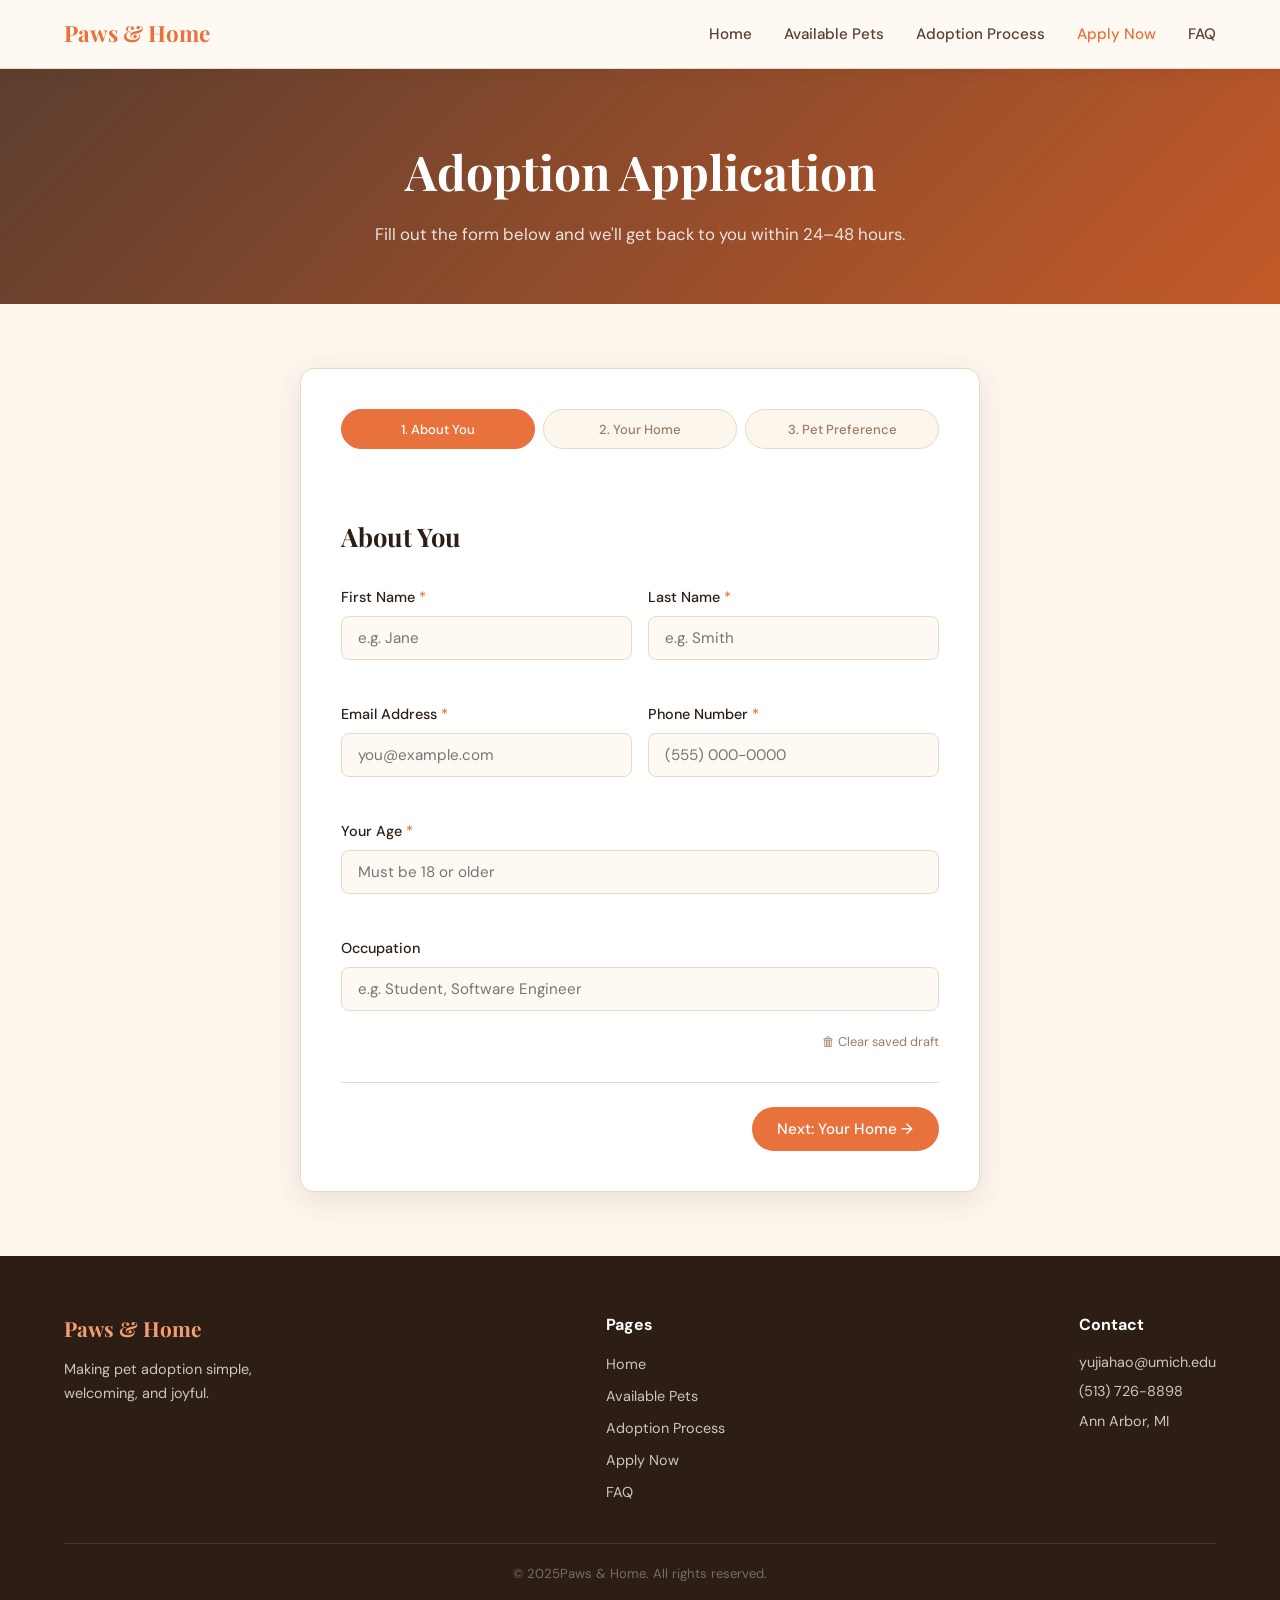
<file: apply.html>
<!DOCTYPE html>
<html lang="en">
<head>
  <meta charset="UTF-8" />
  <meta name="viewport" content="width=device-width, initial-scale=1.0"/>
  <title>Apply to Adopt –Paws & Home</title>
  <link rel="stylesheet" href="css/html5reset.css" />
  <link rel="stylesheet" href="css/style.css" />
  <link href="https://fonts.googleapis.com/css2?family=Playfair+Display:wght@400;700&family=DM+Sans:wght@300;400;500&display=swap" rel="stylesheet"/>
</head>
<body>

  <nav class="navbar">
    <a href="index.html" class="logo">Paws & Home</a>
    <ul class="nav-links">
      <li><a href="index.html">Home</a></li>
      <li><a href="pets.html">Available Pets</a></li>
      <li><a href="process.html">Adoption Process</a></li>
      <li><a href="apply.html" class="active">Apply Now</a></li>
      <li><a href="faq.html">FAQ</a></li>
    </ul>
    <div class="hamburger" onclick="toggleMenu()">☰</div>
  </nav>

  <section class="page-header">
    <h1>Adoption Application</h1>
    <p>Fill out the form below and we'll get back to you within 24–48 hours.</p>
  </section>

  <section class="form-section">
    <div class="form-container">

      <!-- Progress Steps -->
      <div class="form-progress">
        <div class="progress-step active" id="step-indicator-1">1. About You</div>
        <div class="progress-step" id="step-indicator-2">2. Your Home</div>
        <div class="progress-step" id="step-indicator-3">3. Pet Preference</div>
      </div>

      <!-- ✨ Auto-save notice -->
      <div class="autosave-notice" id="autosaveNotice"></div>

      <!-- Success Message -->
      <div class="form-success" id="successMessage" style="display:none;">
        <div class="success-icon"><svg viewBox="0 0 24 24" fill="none" stroke="currentColor" stroke-width="1.5" width="56" height="56"><circle cx="12" cy="12" r="10"/><polyline points="9 12 11 14 15 10"/></svg></div>
        <h2>Application Submitted!</h2>
        <p>Thank you for applying! Our team will review your application and reach out within 24–48 hours.</p>
        <a href="pets.html" class="btn btn-primary">Browse More Pets</a>
      </div>

      <div id="formContent">
        <!-- Step 1 -->
        <div class="form-step" id="step1">
          <h2 class="form-step-title">About You</h2>

          <!-- ✨ Inline strength indicator for name -->
          <div class="form-row">
            <div class="form-group">
              <label for="firstName">First Name <span class="required">*</span></label>
              <input type="text" id="firstName" placeholder="e.g. Jane" oninput="saveDraft()"/>
              <span class="error-msg" id="err-firstName"></span>
            </div>
            <div class="form-group">
              <label for="lastName">Last Name <span class="required">*</span></label>
              <input type="text" id="lastName" placeholder="e.g. Smith" oninput="saveDraft()"/>
              <span class="error-msg" id="err-lastName"></span>
            </div>
          </div>

          <div class="form-row">
            <div class="form-group">
              <label for="email">Email Address <span class="required">*</span></label>
              <input type="email" id="email" placeholder="you@example.com" oninput="saveDraft()"/>
              <span class="error-msg" id="err-email"></span>
            </div>
            <div class="form-group">
              <label for="phone">Phone Number <span class="required">*</span></label>
              <input type="tel" id="phone" placeholder="(555) 000-0000" oninput="saveDraft()"/>
              <span class="error-msg" id="err-phone"></span>
            </div>
          </div>

          <div class="form-group">
            <label for="age">Your Age <span class="required">*</span></label>
            <input type="number" id="age" min="18" max="120" placeholder="Must be 18 or older" oninput="saveDraft()"/>
            <span class="error-msg" id="err-age"></span>
          </div>

          <div class="form-group">
            <label for="occupation">Occupation</label>
            <input type="text" id="occupation" placeholder="e.g. Student, Software Engineer" oninput="saveDraft()"/>
          </div>

          <!-- ✨ Draft clear button -->
          <div class="draft-bar">
            <span id="draftStatus"></span>
            <button class="draft-clear-btn" onclick="clearDraft()" type="button">🗑 Clear saved draft</button>
          </div>

          <div class="form-nav">
            <span></span>
            <button class="btn btn-primary" onclick="goToStep(2)">Next: Your Home →</button>
          </div>
        </div>

        <!-- Step 2 -->
        <div class="form-step hidden" id="step2">
          <h2 class="form-step-title">Your Home</h2>

          <div class="form-group">
            <label for="homeType">Type of Home <span class="required">*</span></label>
            <select id="homeType" onchange="saveDraft()">
              <option value="">-- Select --</option>
              <option value="house">House</option>
              <option value="apartment">Apartment</option>
              <option value="condo">Condo</option>
              <option value="townhouse">Townhouse</option>
              <option value="dorm">Dorm / Student Housing</option>
            </select>
            <span class="error-msg" id="err-homeType"></span>
          </div>

          <div class="form-group">
            <label>Do you rent or own? <span class="required">*</span></label>
            <div class="radio-group">
              <label class="radio-label"><input type="radio" name="rentOwn" value="own" onchange="saveDraft()"/> I own my home</label>
              <label class="radio-label"><input type="radio" name="rentOwn" value="rent" onchange="saveDraft()"/> I rent</label>
            </div>
            <span class="error-msg" id="err-rentOwn"></span>
          </div>

          <div class="form-group" id="landlordGroup" style="display:none;">
            <label for="landlordApproval">Has your landlord approved pets? <span class="required">*</span></label>
            <select id="landlordApproval" onchange="saveDraft()">
              <option value="">-- Select --</option>
              <option value="yes">Yes</option>
              <option value="no">No</option>
              <option value="pending">Not yet asked</option>
            </select>
          </div>

          <div class="form-group">
            <label>Do you have a yard or outdoor space?</label>
            <div class="radio-group">
              <label class="radio-label"><input type="radio" name="yard" value="yes" onchange="saveDraft()"/> Yes</label>
              <label class="radio-label"><input type="radio" name="yard" value="no" onchange="saveDraft()"/> No</label>
            </div>
          </div>

          <div class="form-group">
            <label>Do you have any other pets at home?</label>
            <div class="radio-group">
              <label class="radio-label"><input type="radio" name="otherPets" value="yes" onchange="saveDraft()"/> Yes</label>
              <label class="radio-label"><input type="radio" name="otherPets" value="no" onchange="saveDraft()"/> No</label>
            </div>
          </div>

          <div class="form-nav">
            <button class="btn btn-secondary" onclick="goToStep(1)">← Back</button>
            <button class="btn btn-primary" onclick="goToStep(3)">Next: Pet Preference →</button>
          </div>
        </div>

        <!-- Step 3 -->
        <div class="form-step hidden" id="step3">
          <h2 class="form-step-title">Pet Preference</h2>

          <div class="form-group">
            <label for="petInterest">Which pet are you interested in? <span class="required">*</span></label>
            <select id="petInterest" onchange="saveDraft()">
              <option value="">-- Select a pet --</option>
              <option value="max">Max – Golden Retriever, Male, 2 yrs</option>
              <option value="luna">Luna – Tabby Cat, Female, 1 yr</option>
              <option value="buddy">Buddy – Beagle, Male, 3 yrs</option>
              <option value="mochi">Mochi – Persian Cat, Female, 4 yrs</option>
              <option value="daisy">Daisy – Labrador, Female, 1.5 yrs</option>
              <option value="any">Open to any pet</option>
            </select>
            <span class="error-msg" id="err-petInterest"></span>
          </div>

          <div class="form-group">
            <label for="petExperience">Have you owned a pet before? <span class="required">*</span></label>
            <select id="petExperience" onchange="saveDraft()">
              <option value="">-- Select --</option>
              <option value="first-time">No, this is my first time</option>
              <option value="some">Yes, I had pets growing up</option>
              <option value="experienced">Yes, I've owned pets as an adult</option>
            </select>
            <span class="error-msg" id="err-petExperience"></span>
          </div>

          <div class="form-group">
            <label for="hoursAlone">How many hours per day will the pet be home alone? <span class="required">*</span></label>
            <select id="hoursAlone" onchange="saveDraft()">
              <option value="">-- Select --</option>
              <option value="0-2">0–2 hours</option>
              <option value="2-4">2–4 hours</option>
              <option value="4-6">4–6 hours</option>
              <option value="6-8">6–8 hours</option>
              <option value="8+">More than 8 hours</option>
            </select>
            <span class="error-msg" id="err-hoursAlone"></span>
          </div>

          <!-- ✨ Textarea with character counter -->
          <div class="form-group">
            <label for="whyAdopt">Why do you want to adopt? <span class="required">*</span>
              <span class="char-count" id="charCount">0 / 500</span>
            </label>
            <textarea id="whyAdopt" rows="5" maxlength="500"
              placeholder="Tell us a little about why you'd like to adopt and what kind of home you'll provide..."
              oninput="updateCharCount(); saveDraft()"></textarea>
            <span class="error-msg" id="err-whyAdopt"></span>
          </div>

          <div class="form-group checkbox-group">
            <label class="checkbox-label">
              <input type="checkbox" id="agreeTerms" onchange="saveDraft()"/>
              I agree to the adoption terms and understand the responsibilities of pet ownership. <span class="required">*</span>
            </label>
            <span class="error-msg" id="err-agreeTerms"></span>
          </div>

          <div class="form-nav">
            <button class="btn btn-secondary" onclick="goToStep(2)">← Back</button>
            <button class="btn btn-primary" onclick="submitForm()">Submit Application ✓</button>
          </div>
        </div>
      </div>

    </div>
  </section>

  <footer class="footer">
    <div class="footer-inner">
      <div class="footer-brand"><p class="logo">Paws & Home</p><p>Making pet adoption simple,<br/>welcoming, and joyful.</p></div>
      <div class="footer-links"><h4>Pages</h4><ul>
        <li><a href="index.html">Home</a></li>
        <li><a href="pets.html">Available Pets</a></li>
        <li><a href="process.html">Adoption Process</a></li>
        <li><a href="apply.html">Apply Now</a></li>
        <li><a href="faq.html">FAQ</a></li>
      </ul></div>
      <div class="footer-contact">
        <h4>Contact</h4>
        <p>yujiahao@umich.edu</p>
        <p>(513) 726-8898</p>
        <p>Ann Arbor, MI</p>
      </div>
    </div>
    <p class="footer-copy">© 2025Paws & Home. All rights reserved.</p>
  </footer>

  <script>
    function toggleMenu() { document.querySelector('.nav-links').classList.toggle('open'); }

    // Show landlord field when renting
    document.querySelectorAll('input[name="rentOwn"]').forEach(r => {
      r.addEventListener('change', function() {
        document.getElementById('landlordGroup').style.display = this.value === 'rent' ? 'block' : 'none';
      });
    });

    // ── Character Counter ──
    function updateCharCount() {
      const ta = document.getElementById('whyAdopt');
      const count = ta.value.length;
      const el = document.getElementById('charCount');
      el.textContent = `${count} / 500`;
      el.style.color = count > 450 ? '#e05252' : count > 350 ? '#b07a00' : 'var(--text-light)';
    }

    // ── Auto-save Draft to localStorage ──
    const DRAFT_KEY = 'pawsFormDraft';

    function saveDraft() {
      const draft = {
        firstName: document.getElementById('firstName').value,
        lastName: document.getElementById('lastName').value,
        email: document.getElementById('email').value,
        phone: document.getElementById('phone').value,
        age: document.getElementById('age').value,
        occupation: document.getElementById('occupation').value,
        homeType: document.getElementById('homeType').value,
        petInterest: document.getElementById('petInterest').value,
        petExperience: document.getElementById('petExperience').value,
        hoursAlone: document.getElementById('hoursAlone').value,
        whyAdopt: document.getElementById('whyAdopt').value,
        savedAt: new Date().toLocaleTimeString(),
      };
      localStorage.setItem(DRAFT_KEY, JSON.stringify(draft));
      const notice = document.getElementById('autosaveNotice');
      const status = document.getElementById('draftStatus');
      notice.textContent = '✓ Draft auto-saved';
      notice.classList.add('show');
      if (status) status.textContent = `Last saved at ${draft.savedAt}`;
      setTimeout(() => notice.classList.remove('show'), 2000);
    }

    function loadDraft() {
      const raw = localStorage.getItem(DRAFT_KEY);
      if (!raw) return;
      try {
        const d = JSON.parse(raw);
        if (d.firstName) document.getElementById('firstName').value = d.firstName;
        if (d.lastName) document.getElementById('lastName').value = d.lastName;
        if (d.email) document.getElementById('email').value = d.email;
        if (d.phone) document.getElementById('phone').value = d.phone;
        if (d.age) document.getElementById('age').value = d.age;
        if (d.occupation) document.getElementById('occupation').value = d.occupation;
        if (d.homeType) document.getElementById('homeType').value = d.homeType;
        if (d.petInterest) document.getElementById('petInterest').value = d.petInterest;
        if (d.petExperience) document.getElementById('petExperience').value = d.petExperience;
        if (d.hoursAlone) document.getElementById('hoursAlone').value = d.hoursAlone;
        if (d.whyAdopt) { document.getElementById('whyAdopt').value = d.whyAdopt; updateCharCount(); }
        const status = document.getElementById('draftStatus');
        if (status && d.savedAt) status.textContent = `Draft restored from ${d.savedAt}`;
      } catch(e) {}
    }

    function clearDraft() {
      localStorage.removeItem(DRAFT_KEY);
      document.getElementById('draftStatus').textContent = 'Draft cleared.';
    }

    window.addEventListener('load', loadDraft);

    // ── Step Navigation ──
    function goToStep(stepNum) {
      if (stepNum === 2 && !validateStep1()) return;
      if (stepNum === 3 && !validateStep2()) return;
      document.querySelectorAll('.form-step').forEach(s => s.classList.add('hidden'));
      document.getElementById('step' + stepNum).classList.remove('hidden');
      document.querySelectorAll('.progress-step').forEach((s, i) => {
        s.classList.remove('active', 'done');
        if (i + 1 < stepNum) s.classList.add('done');
        if (i + 1 === stepNum) s.classList.add('active');
      });
      window.scrollTo({ top: 0, behavior: 'smooth' });
    }

    function showError(id, msg) {
      const el = document.getElementById('err-' + id);
      if (el) el.textContent = msg;
      const input = document.getElementById(id);
      if (input) input.classList.add('input-error');
    }
    function clearError(id) {
      const el = document.getElementById('err-' + id);
      if (el) el.textContent = '';
      const input = document.getElementById(id);
      if (input) input.classList.remove('input-error');
    }

    function validateStep1() {
      let valid = true;
      ['firstName','lastName','email','phone','age'].forEach(clearError);
      if (!document.getElementById('firstName').value.trim()) { showError('firstName','First name is required.'); valid=false; }
      if (!document.getElementById('lastName').value.trim()) { showError('lastName','Last name is required.'); valid=false; }
      const email = document.getElementById('email').value.trim();
      if (!email || !/^[^\s@]+@[^\s@]+\.[^\s@]+$/.test(email)) { showError('email','Please enter a valid email.'); valid=false; }
      if (!document.getElementById('phone').value.trim()) { showError('phone','Phone number is required.'); valid=false; }
      const age = parseInt(document.getElementById('age').value);
      if (!age || age < 18) { showError('age','You must be at least 18 years old.'); valid=false; }
      return valid;
    }

    function validateStep2() {
      let valid = true;
      clearError('homeType'); clearError('rentOwn');
      if (!document.getElementById('homeType').value) { showError('homeType','Please select your home type.'); valid=false; }
      if (!document.querySelector('input[name="rentOwn"]:checked')) { showError('rentOwn','Please select rent or own.'); valid=false; }
      return valid;
    }

    function submitForm() {
      let valid = true;
      ['petInterest','petExperience','hoursAlone','whyAdopt','agreeTerms'].forEach(clearError);
      if (!document.getElementById('petInterest').value) { showError('petInterest','Please select a pet.'); valid=false; }
      if (!document.getElementById('petExperience').value) { showError('petExperience','Please select experience level.'); valid=false; }
      if (!document.getElementById('hoursAlone').value) { showError('hoursAlone','Please select daily alone time.'); valid=false; }
      if (!document.getElementById('whyAdopt').value.trim()) { showError('whyAdopt','Please tell us why you want to adopt.'); valid=false; }
      if (!document.getElementById('agreeTerms').checked) { showError('agreeTerms','You must agree to the adoption terms.'); valid=false; }
      if (!valid) return;
      localStorage.removeItem(DRAFT_KEY);
      document.getElementById('formContent').style.display = 'none';
      document.querySelector('.form-progress').style.display = 'none';
      document.getElementById('successMessage').style.display = 'block';
      window.scrollTo({ top: 0, behavior: 'smooth' });
    }
  </script>
</body>
</html>
</file>
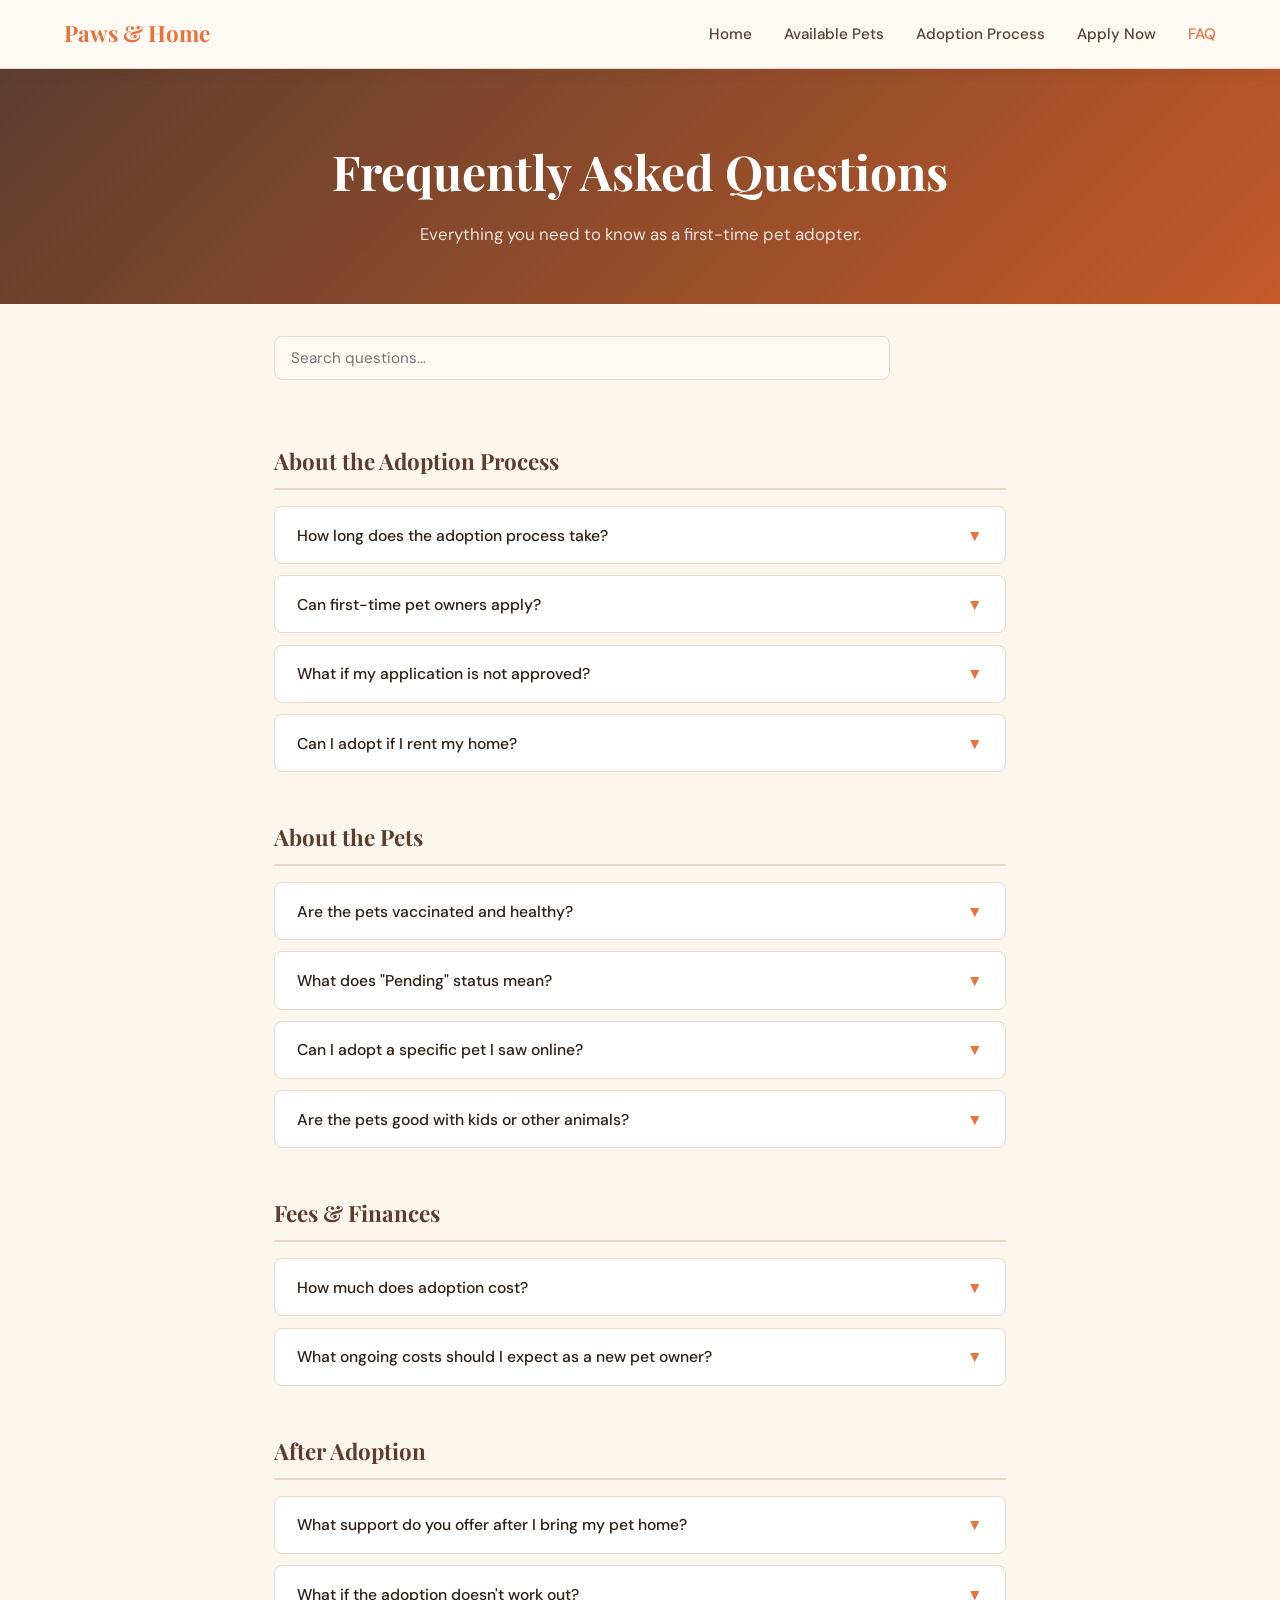
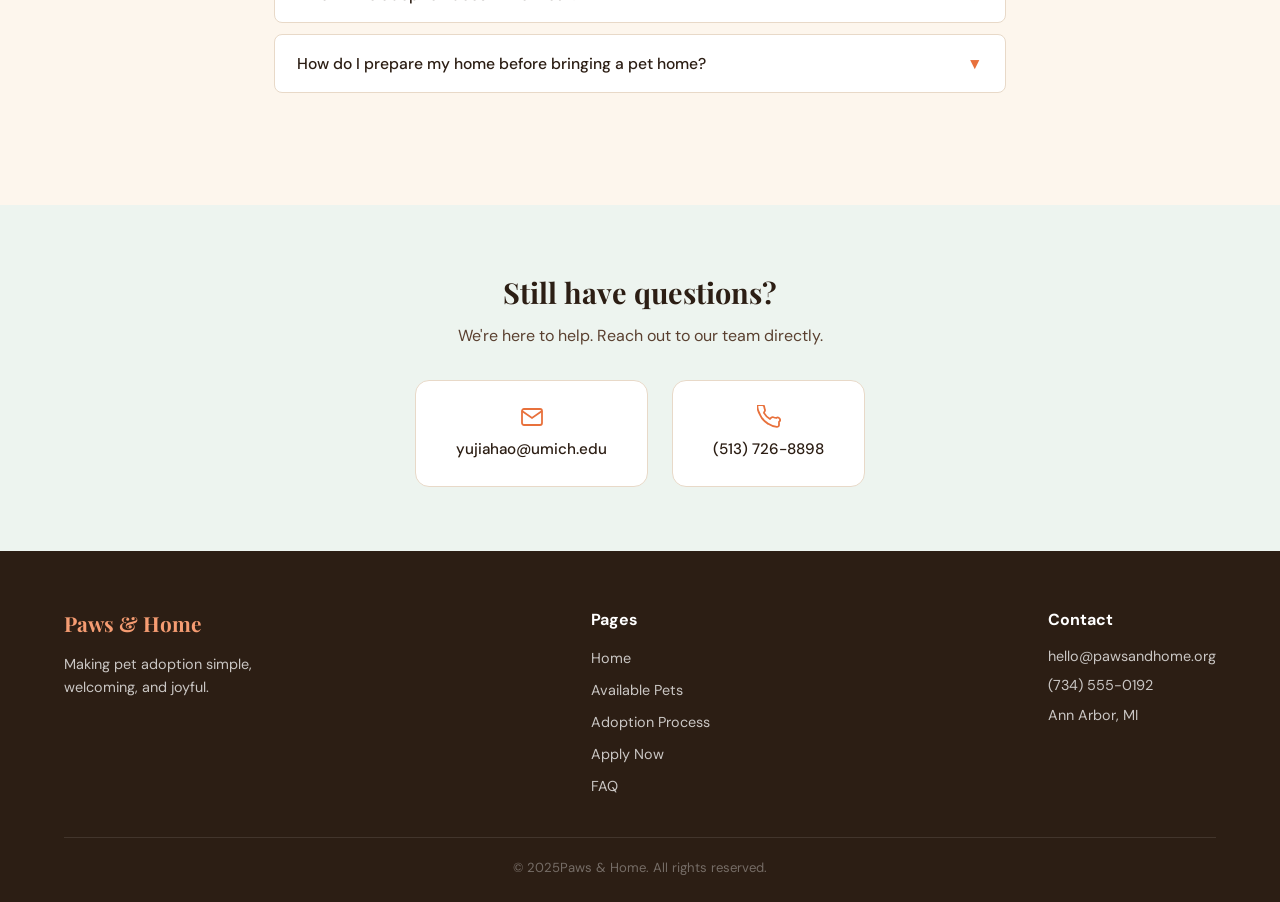
<file: faq.html>
<!DOCTYPE html>
<html lang="en">
<head>
  <meta charset="UTF-8" />
  <meta name="viewport" content="width=device-width, initial-scale=1.0"/>
  <title>FAQ –Paws & Home</title>
  <link rel="stylesheet" href="css/html5reset.css" />
  <link rel="stylesheet" href="css/style.css" />
  <link href="https://fonts.googleapis.com/css2?family=Playfair+Display:wght@400;700&family=DM+Sans:wght@300;400;500&display=swap" rel="stylesheet"/>
</head>
<body>

  <nav class="navbar">
    <a href="index.html" class="logo">Paws & Home</a>
    <ul class="nav-links">
      <li><a href="index.html">Home</a></li>
      <li><a href="pets.html">Available Pets</a></li>
      <li><a href="process.html">Adoption Process</a></li>
      <li><a href="apply.html">Apply Now</a></li>
      <li><a href="faq.html" class="active">FAQ</a></li>
    </ul>
    <div class="hamburger" onclick="toggleMenu()">☰</div>
  </nav>

  <section class="page-header">
    <h1>Frequently Asked Questions</h1>
    <p>Everything you need to know as a first-time pet adopter.</p>
  </section>

  <!-- ✨ FAQ Search Bar -->
  <section class="faq-search-section">
    <div class="faq-search-wrapper">
      <input
        type="text"
        id="faqSearch"
        class="faq-search-input"
        placeholder="Search questions..."
        oninput="searchFAQ()"
      />
      <span class="faq-search-count" id="faqSearchCount"></span>
    </div>
    <div id="faqNoResults" class="faq-no-results hidden">
      <p>No questions match "<span id="noResultsQuery"></span>". <button onclick="clearFAQSearch()">Clear search</button></p>
    </div>
  </section>

  <!-- FAQ Content -->
  <section class="faq-section" id="faqContent">

    <div class="faq-category" data-category="process">
      <h2 class="faq-category-title"> About the Adoption Process</h2>

      <div class="faq-item" data-question="how long does the adoption process take">
        <button class="faq-question" onclick="toggleFAQ(this)">
          How long does the adoption process take?
          <span class="faq-arrow">▼</span>
        </button>
        <div class="faq-answer">
          <p>The process typically takes 3–7 days from application to bringing your pet home. After you submit your application, our team reviews it within 24–48 hours. If approved, we schedule a meet-and-greet, and adoption can be finalized shortly after.</p>
          <div class="faq-vote" data-id="q1">
            <span>Was this helpful?</span>
            <button class="vote-btn" onclick="vote('q1', true, this)">👍 Yes</button>
            <button class="vote-btn" onclick="vote('q1', false, this)">👎 No</button>
            <span class="vote-result hidden" id="vote-q1"></span>
          </div>
        </div>
      </div>

      <div class="faq-item" data-question="can first time pet owners apply first-time">
        <button class="faq-question" onclick="toggleFAQ(this)">
          Can first-time pet owners apply?
          <span class="faq-arrow">▼</span>
        </button>
        <div class="faq-answer">
          <p>Absolutely!Paws & Home was specifically designed with first-time owners in mind. We provide resources, guidance, and support throughout your adoption journey. We match pets to your experience level and lifestyle.</p>
          <div class="faq-vote" data-id="q2">
            <span>Was this helpful?</span>
            <button class="vote-btn" onclick="vote('q2', true, this)">👍 Yes</button>
            <button class="vote-btn" onclick="vote('q2', false, this)">👎 No</button>
            <span class="vote-result hidden" id="vote-q2"></span>
          </div>
        </div>
      </div>

      <div class="faq-item" data-question="what if my application is not approved rejected">
        <button class="faq-question" onclick="toggleFAQ(this)">
          What if my application is not approved?
          <span class="faq-arrow">▼</span>
        </button>
        <div class="faq-answer">
          <p>If your application is not approved, our team will let you know and provide feedback. In many cases, minor issues can be resolved and you can reapply. Our goal is to find the best home for each pet — not to turn people away.</p>
          <div class="faq-vote" data-id="q3">
            <span>Was this helpful?</span>
            <button class="vote-btn" onclick="vote('q3', true, this)">👍 Yes</button>
            <button class="vote-btn" onclick="vote('q3', false, this)">👎 No</button>
            <span class="vote-result hidden" id="vote-q3"></span>
          </div>
        </div>
      </div>

      <div class="faq-item" data-question="can i adopt if i rent renting landlord apartment">
        <button class="faq-question" onclick="toggleFAQ(this)">
          Can I adopt if I rent my home?
          <span class="faq-arrow">▼</span>
        </button>
        <div class="faq-answer">
          <p>Yes! Renters are welcome to apply. You will need to confirm that your landlord allows pets. We may ask for written proof of pet approval from your landlord before finalizing the adoption.</p>
          <div class="faq-vote" data-id="q4">
            <span>Was this helpful?</span>
            <button class="vote-btn" onclick="vote('q4', true, this)">👍 Yes</button>
            <button class="vote-btn" onclick="vote('q4', false, this)">👎 No</button>
            <span class="vote-result hidden" id="vote-q4"></span>
          </div>
        </div>
      </div>
    </div>

    <div class="faq-category" data-category="pets">
      <h2 class="faq-category-title">About the Pets</h2>

      <div class="faq-item" data-question="are the pets vaccinated healthy health check">
        <button class="faq-question" onclick="toggleFAQ(this)">
          Are the pets vaccinated and healthy?
          <span class="faq-arrow">▼</span>
        </button>
        <div class="faq-answer">
          <p>Yes. All pets are fully vaccinated, spayed or neutered, microchipped, and given a health check by a licensed veterinarian before listing. You receive a complete health record at adoption.</p>
          <div class="faq-vote" data-id="q5">
            <span>Was this helpful?</span>
            <button class="vote-btn" onclick="vote('q5', true, this)">👍 Yes</button>
            <button class="vote-btn" onclick="vote('q5', false, this)">👎 No</button>
            <span class="vote-result hidden" id="vote-q5"></span>
          </div>
        </div>
      </div>

      <div class="faq-item" data-question="what does pending status mean on hold waitlist">
        <button class="faq-question" onclick="toggleFAQ(this)">
          What does "Pending" status mean?
          <span class="faq-arrow">▼</span>
        </button>
        <div class="faq-answer">
          <p>A pet with "Pending" status has an active application in review. You are still welcome to express interest — if the current application falls through, you may be next in line.</p>
          <div class="faq-vote" data-id="q6">
            <span>Was this helpful?</span>
            <button class="vote-btn" onclick="vote('q6', true, this)">👍 Yes</button>
            <button class="vote-btn" onclick="vote('q6', false, this)">👎 No</button>
            <span class="vote-result hidden" id="vote-q6"></span>
          </div>
        </div>
      </div>

      <div class="faq-item" data-question="can i adopt a specific pet choose pick">
        <button class="faq-question" onclick="toggleFAQ(this)">
          Can I adopt a specific pet I saw online?
          <span class="faq-arrow">▼</span>
        </button>
        <div class="faq-answer">
          <p>Yes! On the application, you can choose a specific pet you're interested in. You can also select "Open to any pet" and we'll help match you based on your lifestyle and answers.</p>
          <div class="faq-vote" data-id="q7">
            <span>Was this helpful?</span>
            <button class="vote-btn" onclick="vote('q7', true, this)">👍 Yes</button>
            <button class="vote-btn" onclick="vote('q7', false, this)">👎 No</button>
            <span class="vote-result hidden" id="vote-q7"></span>
          </div>
        </div>
      </div>

      <div class="faq-item" data-question="are the pets good with kids children other animals dogs cats">
        <button class="faq-question" onclick="toggleFAQ(this)">
          Are the pets good with kids or other animals?
          <span class="faq-arrow">▼</span>
        </button>
        <div class="faq-answer">
          <p>Each pet has their own personality. Notes on each pet's profile describe how they get along with children, other pets, or specific environments. We also discuss this during the meet-and-greet.</p>
          <div class="faq-vote" data-id="q8">
            <span>Was this helpful?</span>
            <button class="vote-btn" onclick="vote('q8', true, this)">👍 Yes</button>
            <button class="vote-btn" onclick="vote('q8', false, this)">👎 No</button>
            <span class="vote-result hidden" id="vote-q8"></span>
          </div>
        </div>
      </div>
    </div>

    <div class="faq-category" data-category="fees">
      <h2 class="faq-category-title"> Fees & Finances</h2>

      <div class="faq-item" data-question="how much does adoption cost fee price">
        <button class="faq-question" onclick="toggleFAQ(this)">
          How much does adoption cost?
          <span class="faq-arrow">▼</span>
        </button>
        <div class="faq-answer">
          <p>Adoption fees are $150 for dogs and $100 for cats. These fees cover the cost of vaccinations, spay/neuter surgery, microchipping, and shelter care. Fees are paid when the adoption is finalized.</p>
          <div class="faq-vote" data-id="q9">
            <span>Was this helpful?</span>
            <button class="vote-btn" onclick="vote('q9', true, this)">👍 Yes</button>
            <button class="vote-btn" onclick="vote('q9', false, this)">👎 No</button>
            <span class="vote-result hidden" id="vote-q9"></span>
          </div>
        </div>
      </div>

      <div class="faq-item" data-question="what ongoing costs monthly expenses food vet">
        <button class="faq-question" onclick="toggleFAQ(this)">
          What ongoing costs should I expect as a new pet owner?
          <span class="faq-arrow">▼</span>
        </button>
        <div class="faq-answer">
          <p>Ongoing costs include food ($30–$80/month), routine vet visits ($100–$300/year), supplies, and potential emergency medical costs. We recommend setting aside a small emergency fund for your pet's health care.</p>
          <div class="faq-vote" data-id="q10">
            <span>Was this helpful?</span>
            <button class="vote-btn" onclick="vote('q10', true, this)">👍 Yes</button>
            <button class="vote-btn" onclick="vote('q10', false, this)">👎 No</button>
            <span class="vote-result hidden" id="vote-q10"></span>
          </div>
        </div>
      </div>
    </div>

    <div class="faq-category" data-category="after">
      <h2 class="faq-category-title"> After Adoption</h2>

      <div class="faq-item" data-question="what support after i bring my pet home post-adoption">
        <button class="faq-question" onclick="toggleFAQ(this)">
          What support do you offer after I bring my pet home?
          <span class="faq-arrow">▼</span>
        </button>
        <div class="faq-answer">
          <p>We offer post-adoption check-ins via email and phone for the first 30 days, plus a new pet owner guide with tips on feeding schedules, introducing your pet to a new home, vet recommendations, and training resources.</p>
          <div class="faq-vote" data-id="q11">
            <span>Was this helpful?</span>
            <button class="vote-btn" onclick="vote('q11', true, this)">👍 Yes</button>
            <button class="vote-btn" onclick="vote('q11', false, this)">👎 No</button>
            <span class="vote-result hidden" id="vote-q11"></span>
          </div>
        </div>
      </div>

      <div class="faq-item" data-question="what if adoption doesn't work out return">
        <button class="faq-question" onclick="toggleFAQ(this)">
          What if the adoption doesn't work out?
          <span class="faq-arrow">▼</span>
        </button>
        <div class="faq-answer">
          <p>If the adoption doesn't work out within the first 30 days, please contact us. We will work with you to find a solution, which may include returning the pet to us. We never want a pet to be placed in a stressful situation.</p>
          <div class="faq-vote" data-id="q12">
            <span>Was this helpful?</span>
            <button class="vote-btn" onclick="vote('q12', true, this)">👍 Yes</button>
            <button class="vote-btn" onclick="vote('q12', false, this)">👎 No</button>
            <span class="vote-result hidden" id="vote-q12"></span>
          </div>
        </div>
      </div>

      <div class="faq-item" data-question="how do i prepare my home before bringing a pet checklist">
        <button class="faq-question" onclick="toggleFAQ(this)">
          How do I prepare my home before bringing a pet home?
          <span class="faq-arrow">▼</span>
        </button>
        <div class="faq-answer">
          <p>We recommend preparing a few basics: a safe space (bed or crate), food and water bowls, pet-appropriate food, a leash or litter box, and removing any hazardous items from reach. We'll send you a complete checklist after your application is approved.</p>
          <div class="faq-vote" data-id="q13">
            <span>Was this helpful?</span>
            <button class="vote-btn" onclick="vote('q13', true, this)">👍 Yes</button>
            <button class="vote-btn" onclick="vote('q13', false, this)">👎 No</button>
            <span class="vote-result hidden" id="vote-q13"></span>
          </div>
        </div>
      </div>
    </div>

  </section>

  <!-- Still have questions -->
  <section class="faq-contact">
    <h2>Still have questions?</h2>
    <p>We're here to help. Reach out to our team directly.</p>
    <div class="contact-options">
      <a href="mailto:yujiahao@umich.edu" class="contact-card">
        <span class="contact-icon"><svg viewBox="0 0 24 24" fill="none" stroke="currentColor" stroke-width="1.8" width="24" height="24"><path d="M4 4h16c1.1 0 2 .9 2 2v12c0 1.1-.9 2-2 2H4c-1.1 0-2-.9-2-2V6c0-1.1.9-2 2-2z"/><polyline points="22,6 12,13 2,6"/></svg></span><p>yujiahao@umich.edu</p>
      </a>
      <a href="tel:5137268898" class="contact-card">
        <span class="contact-icon"><svg viewBox="0 0 24 24" fill="none" stroke="currentColor" stroke-width="1.8" width="24" height="24"><path d="M22 16.92v3a2 2 0 01-2.18 2 19.79 19.79 0 01-8.63-3.07A19.5 19.5 0 013.07 9.81 19.79 19.79 0 01.18 1.2 2 2 0 012.18 0h3a2 2 0 012 1.72c.127.96.361 1.903.7 2.81a2 2 0 01-.45 2.11L6.91 7.91a16 16 0 006.08 6.08l1.28-1.27a2 2 0 012.11-.45c.907.339 1.85.573 2.81.7A2 2 0 0122 16.92z"/></svg></span><p>(513) 726-8898</p>
      </a>
    </div>
  </section>

  <footer class="footer">
    <div class="footer-inner">
      <div class="footer-brand"><p class="logo">Paws & Home</p><p>Making pet adoption simple,<br/>welcoming, and joyful.</p></div>
      <div class="footer-links"><h4>Pages</h4><ul>
        <li><a href="index.html">Home</a></li>
        <li><a href="pets.html">Available Pets</a></li>
        <li><a href="process.html">Adoption Process</a></li>
        <li><a href="apply.html">Apply Now</a></li>
        <li><a href="faq.html">FAQ</a></li>
      </ul></div>
      <div class="footer-contact"><h4>Contact</h4>
        <p>hello@pawsandhome.org</p>
        <p>(734) 555-0192</p>
        <p>Ann Arbor, MI</p>
      </div>
    </div>
    <p class="footer-copy">© 2025Paws & Home. All rights reserved.</p>
  </footer>

  <script>
    function toggleMenu() { document.querySelector('.nav-links').classList.toggle('open'); }

    // ── Accordion ──
    function toggleFAQ(btn) {
      const answer = btn.nextElementSibling;
      const arrow = btn.querySelector('.faq-arrow');
      const isOpen = answer.classList.contains('open');
      document.querySelectorAll('.faq-answer').forEach(a => a.classList.remove('open'));
      document.querySelectorAll('.faq-arrow').forEach(a => a.style.transform = 'rotate(0deg)');
      if (!isOpen) { answer.classList.add('open'); arrow.style.transform = 'rotate(180deg)'; }
    }

    // ── FAQ Search ──
    function searchFAQ() {
      const query = document.getElementById('faqSearch').value.toLowerCase().trim();
      const items = document.querySelectorAll('.faq-item');
      const categories = document.querySelectorAll('.faq-category');
      let visibleCount = 0;

      items.forEach(item => {
        const text = (item.dataset.question + ' ' + item.querySelector('.faq-question').textContent + ' ' + (item.querySelector('.faq-answer p')?.textContent || '')).toLowerCase();
        const match = !query || text.includes(query);
        item.style.display = match ? '' : 'none';
        if (match) visibleCount++;
      });

      // Hide empty categories
      categories.forEach(cat => {
        const hasVisible = Array.from(cat.querySelectorAll('.faq-item')).some(i => i.style.display !== 'none');
        cat.style.display = hasVisible ? '' : 'none';
      });

      const countEl = document.getElementById('faqSearchCount');
      const noResults = document.getElementById('faqNoResults');
      if (query) {
        countEl.textContent = `${visibleCount} result${visibleCount !== 1 ? 's' : ''} found`;
        if (visibleCount === 0) {
          noResults.classList.remove('hidden');
          document.getElementById('noResultsQuery').textContent = query;
        } else {
          noResults.classList.add('hidden');
        }
      } else {
        countEl.textContent = '';
        noResults.classList.add('hidden');
      }
    }

    function clearFAQSearch() {
      document.getElementById('faqSearch').value = '';
      searchFAQ();
    }

    // ── Helpful Votes ──
    const votes = JSON.parse(localStorage.getItem('pawsFaqVotes') || '{}');

    // Restore vote states on load
    window.addEventListener('load', () => {
      Object.keys(votes).forEach(id => {
        const el = document.getElementById('vote-' + id);
        if (el) {
          el.textContent = votes[id] ? '✓ Marked as helpful' : '✓ Thanks for your feedback';
          el.classList.remove('hidden');
          const btns = el.previousElementSibling;
          disableVoteBtns(id);
        }
      });
    });

    function vote(id, helpful, btn) {
      if (votes[id] !== undefined) return;
      votes[id] = helpful;
      localStorage.setItem('pawsFaqVotes', JSON.stringify(votes));
      const resultEl = document.getElementById('vote-' + id);
      resultEl.textContent = helpful ? '✓ Marked as helpful' : '✓ Thanks for your feedback';
      resultEl.classList.remove('hidden');
      disableVoteBtns(id);
    }

    function disableVoteBtns(id) {
      const voteBox = document.querySelector(`.faq-vote[data-id="${id}"]`);
      if (voteBox) voteBox.querySelectorAll('.vote-btn').forEach(b => { b.disabled = true; b.style.opacity = '0.4'; });
    }
  </script>
</body>
</html>
</file>
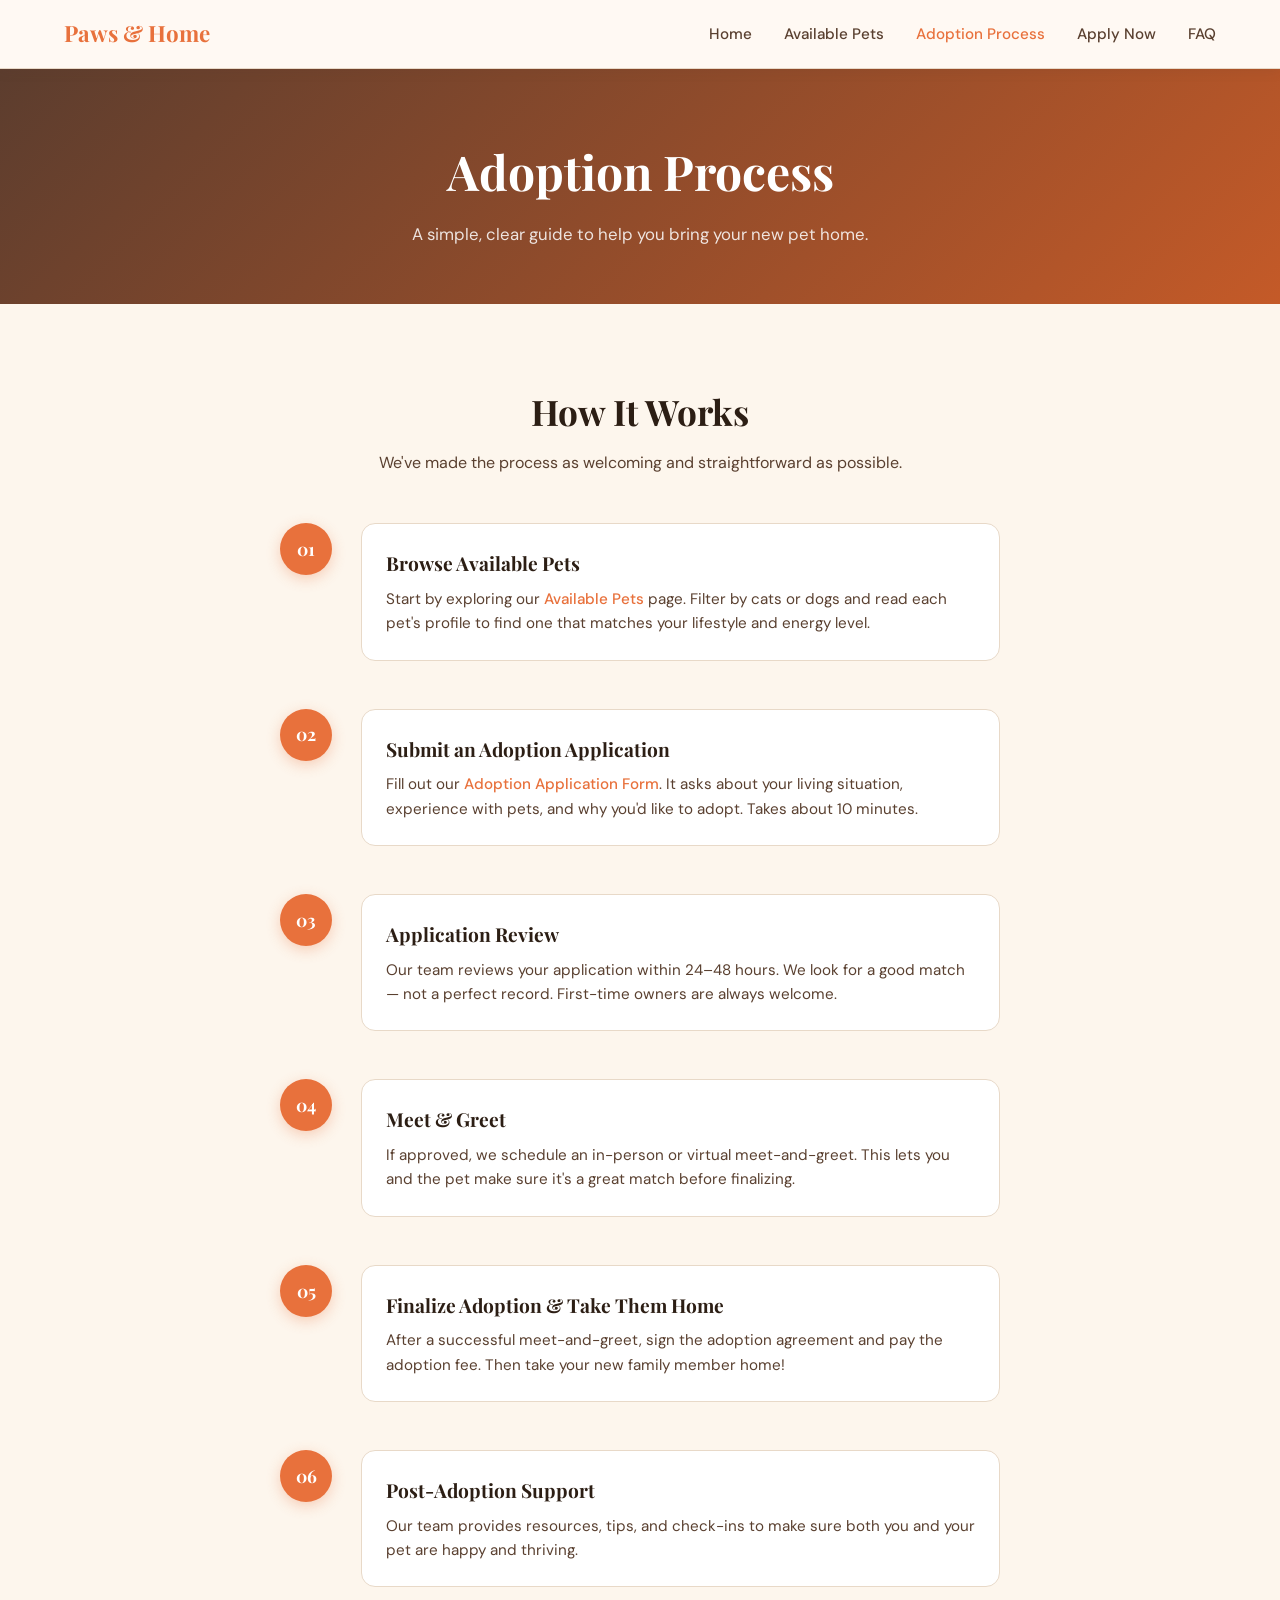
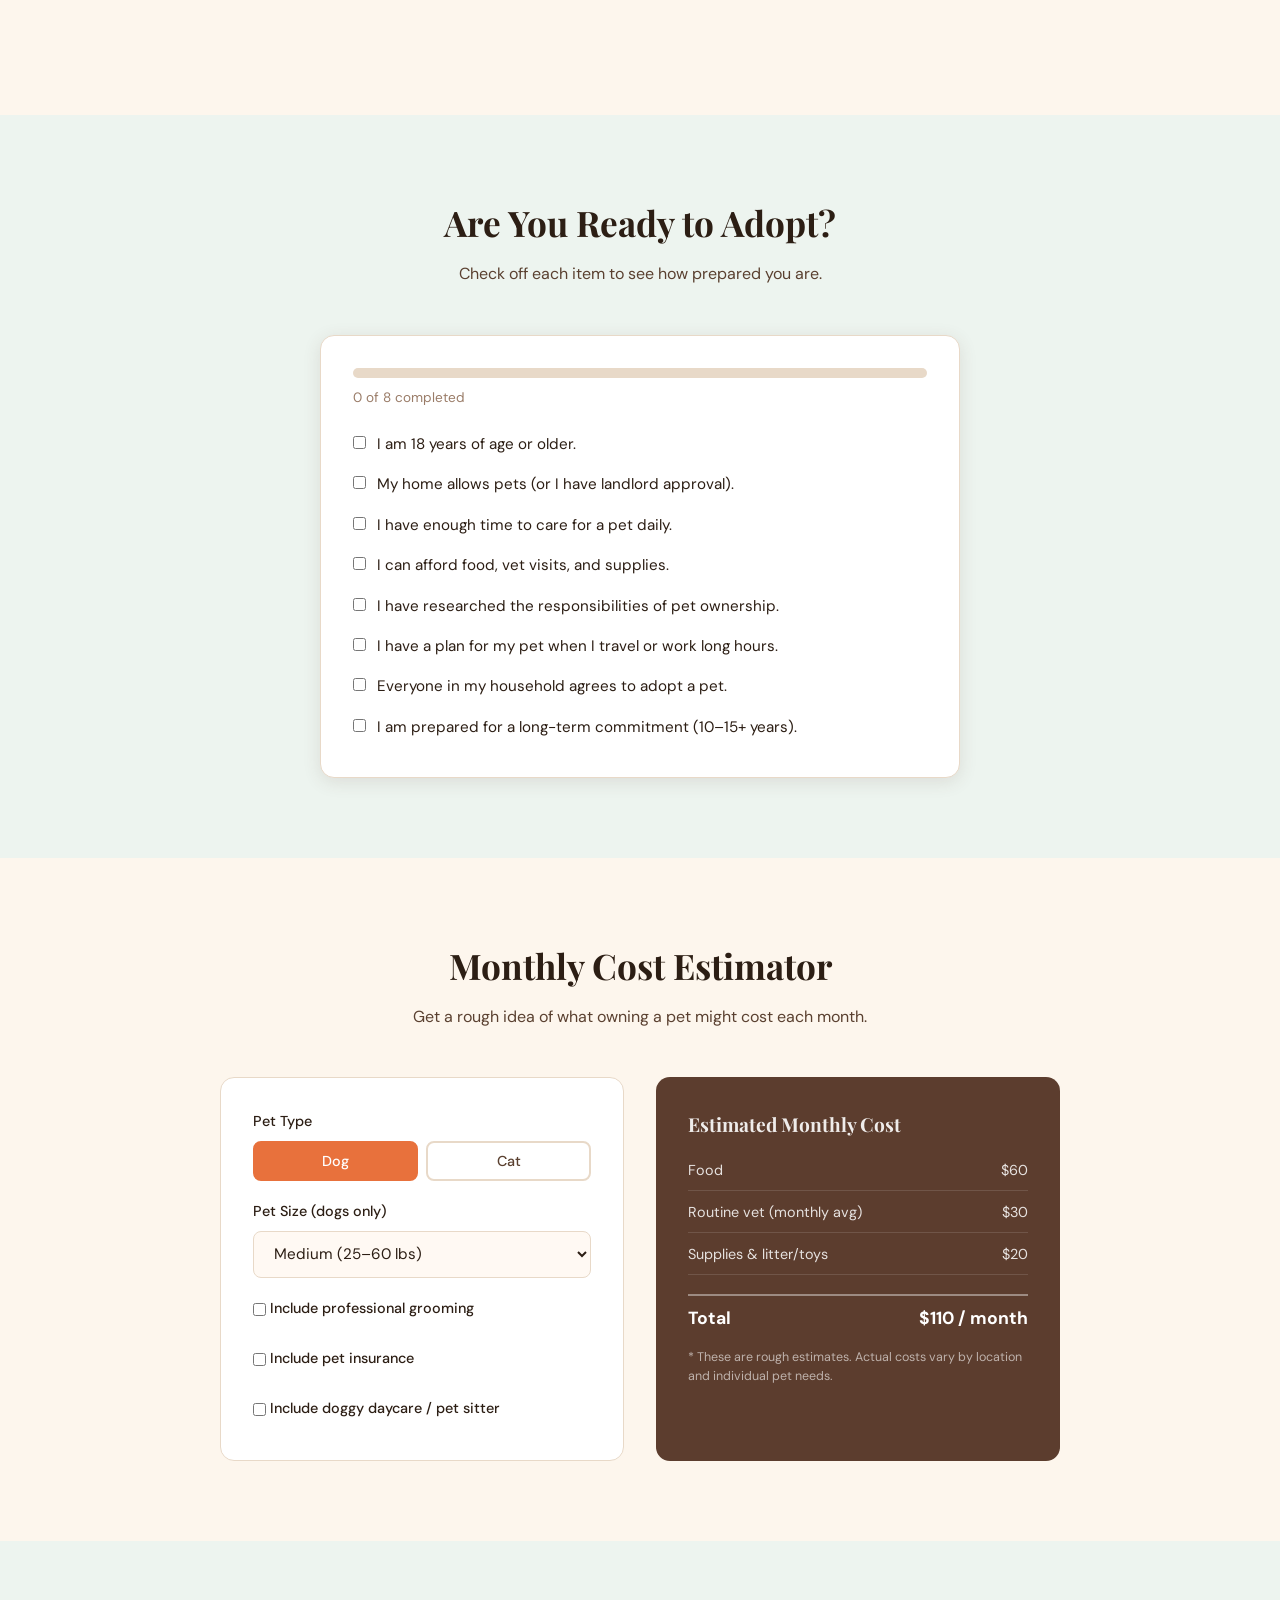
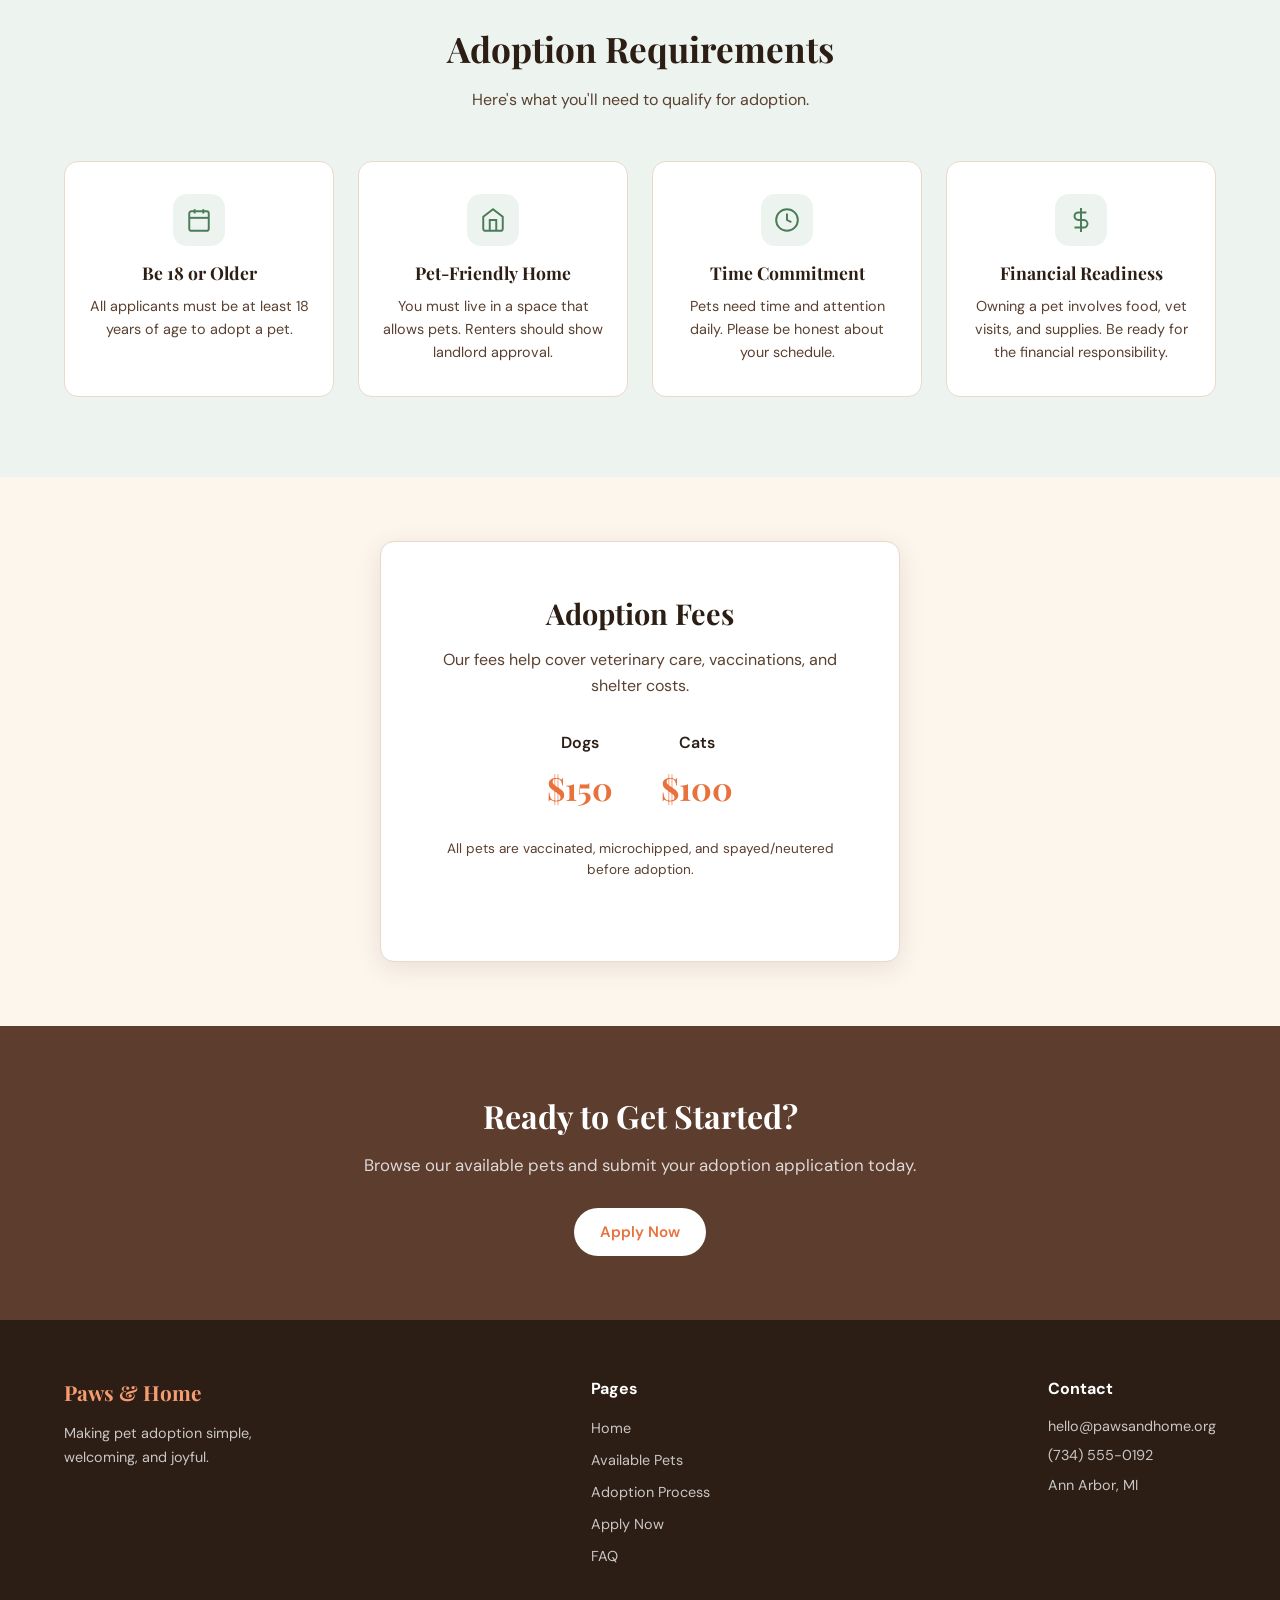
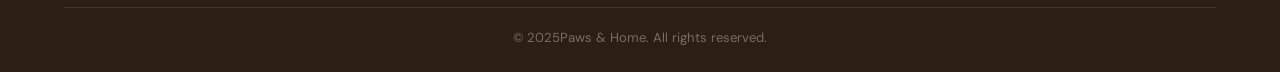
<file: process.html>
<!DOCTYPE html>
<html lang="en">
<head>
  <meta charset="UTF-8" />
  <meta name="viewport" content="width=device-width, initial-scale=1.0"/>
  <title>Adoption Process –Paws & Home</title>
  <link rel="stylesheet" href="css/html5reset.css" />
  <link rel="stylesheet" href="css/style.css" />
  <link href="https://fonts.googleapis.com/css2?family=Playfair+Display:wght@400;700&family=DM+Sans:wght@300;400;500&display=swap" rel="stylesheet"/>
</head>
<body>

  <nav class="navbar">
    <a href="index.html" class="logo">Paws & Home</a>
    <ul class="nav-links">
      <li><a href="index.html">Home</a></li>
      <li><a href="pets.html">Available Pets</a></li>
      <li><a href="process.html" class="active">Adoption Process</a></li>
      <li><a href="apply.html">Apply Now</a></li>
      <li><a href="faq.html">FAQ</a></li>
    </ul>
    <div class="hamburger" onclick="toggleMenu()">☰</div>
  </nav>

  <section class="page-header">
    <h1>Adoption Process</h1>
    <p>A simple, clear guide to help you bring your new pet home.</p>
  </section>

  <!-- Steps Timeline -->
  <section class="process-section">
    <div class="section-header">
      <h2>How It Works</h2>
      <p>We've made the process as welcoming and straightforward as possible.</p>
    </div>
    <div class="timeline">
      <div class="timeline-item">
        <div class="timeline-icon">01</div>
        <div class="timeline-content">
          <h3>Browse Available Pets</h3>
          <p>Start by exploring our <a href="pets.html">Available Pets</a> page. Filter by cats or dogs and read each pet's profile to find one that matches your lifestyle and energy level.</p>
        </div>
      </div>
      <div class="timeline-item">
        <div class="timeline-icon">02</div>
        <div class="timeline-content">
          <h3>Submit an Adoption Application</h3>
          <p>Fill out our <a href="apply.html">Adoption Application Form</a>. It asks about your living situation, experience with pets, and why you'd like to adopt. Takes about 10 minutes.</p>
        </div>
      </div>
      <div class="timeline-item">
        <div class="timeline-icon">03</div>
        <div class="timeline-content">
          <h3>Application Review</h3>
          <p>Our team reviews your application within 24–48 hours. We look for a good match — not a perfect record. First-time owners are always welcome.</p>
        </div>
      </div>
      <div class="timeline-item">
        <div class="timeline-icon">04</div>
        <div class="timeline-content">
          <h3>Meet & Greet</h3>
          <p>If approved, we schedule an in-person or virtual meet-and-greet. This lets you and the pet make sure it's a great match before finalizing.</p>
        </div>
      </div>
      <div class="timeline-item">
        <div class="timeline-icon">05</div>
        <div class="timeline-content">
          <h3>Finalize Adoption & Take Them Home</h3>
          <p>After a successful meet-and-greet, sign the adoption agreement and pay the adoption fee. Then take your new family member home! </p>
        </div>
      </div>
      <div class="timeline-item">
        <div class="timeline-icon">06</div>
        <div class="timeline-content">
          <h3>Post-Adoption Support</h3>
          <p>Our team provides resources, tips, and check-ins to make sure both you and your pet are happy and thriving.</p>
        </div>
      </div>
    </div>
  </section>

  <!-- ✨ Interactive Readiness Checklist -->
  <section class="checklist-section">
    <div class="section-header">
      <h2>Are You Ready to Adopt?</h2>
      <p>Check off each item to see how prepared you are.</p>
    </div>
    <div class="checklist-container">
      <div class="checklist-progress-bar">
        <div class="checklist-fill" id="checklistFill"></div>
      </div>
      <p class="checklist-score" id="checklistScore">0 of 8 completed</p>

      <ul class="checklist" id="checklist">
        <li><label><input type="checkbox" onchange="updateChecklist()"/> I am 18 years of age or older.</label></li>
        <li><label><input type="checkbox" onchange="updateChecklist()"/> My home allows pets (or I have landlord approval).</label></li>
        <li><label><input type="checkbox" onchange="updateChecklist()"/> I have enough time to care for a pet daily.</label></li>
        <li><label><input type="checkbox" onchange="updateChecklist()"/> I can afford food, vet visits, and supplies.</label></li>
        <li><label><input type="checkbox" onchange="updateChecklist()"/> I have researched the responsibilities of pet ownership.</label></li>
        <li><label><input type="checkbox" onchange="updateChecklist()"/> I have a plan for my pet when I travel or work long hours.</label></li>
        <li><label><input type="checkbox" onchange="updateChecklist()"/> Everyone in my household agrees to adopt a pet.</label></li>
        <li><label><input type="checkbox" onchange="updateChecklist()"/> I am prepared for a long-term commitment (10–15+ years).</label></li>
      </ul>

      <div class="checklist-result hidden" id="checklistResult"></div>
    </div>
  </section>

  <!-- ✨ Monthly Cost Calculator -->
  <section class="calculator-section">
    <div class="section-header">
      <h2>Monthly Cost Estimator</h2>
      <p>Get a rough idea of what owning a pet might cost each month.</p>
    </div>
    <div class="calculator-container">
      <div class="calc-inputs">

        <div class="calc-group">
          <label>Pet Type</label>
          <div class="calc-toggle">
            <button class="calc-toggle-btn active" onclick="setPetType('dog', this)">Dog</button>
            <button class="calc-toggle-btn" onclick="setPetType('cat', this)">Cat</button>
          </div>
        </div>

        <div class="calc-group">
          <label>Pet Size (dogs only)</label>
          <select id="petSize" onchange="calcCost()">
            <option value="small">Small (under 25 lbs)</option>
            <option value="medium" selected>Medium (25–60 lbs)</option>
            <option value="large">Large (60+ lbs)</option>
          </select>
        </div>

        <div class="calc-group">
          <label>
            <input type="checkbox" id="includeGrooming" onchange="calcCost()"/> Include professional grooming
          </label>
        </div>
        <div class="calc-group">
          <label>
            <input type="checkbox" id="includePetInsurance" onchange="calcCost()"/> Include pet insurance
          </label>
        </div>
        <div class="calc-group">
          <label>
            <input type="checkbox" id="includeDaycare" onchange="calcCost()"/> Include doggy daycare / pet sitter
          </label>
        </div>

      </div>

      <div class="calc-results" id="calcResults">
        <h3>Estimated Monthly Cost</h3>
        <ul class="cost-breakdown" id="costBreakdown"></ul>
        <div class="cost-total">
          <span>Total</span>
          <span id="costTotal">$0 / month</span>
        </div>
        <p class="cost-note">* These are rough estimates. Actual costs vary by location and individual pet needs.</p>
      </div>
    </div>
  </section>

  <!-- Requirements -->
  <section class="requirements-section">
    <div class="section-header">
      <h2>Adoption Requirements</h2>
      <p>Here's what you'll need to qualify for adoption.</p>
    </div>
    <div class="requirements-grid">
      <div class="req-card">
        <div class="req-icon">
          <svg viewBox="0 0 24 24" fill="none" stroke="currentColor" stroke-width="1.8" width="26" height="26"><rect x="3" y="4" width="18" height="18" rx="2"/><line x1="16" y1="2" x2="16" y2="6"/><line x1="8" y1="2" x2="8" y2="6"/><line x1="3" y1="10" x2="21" y2="10"/></svg>
        </div>
        <h3>Be 18 or Older</h3>
        <p>All applicants must be at least 18 years of age to adopt a pet.</p>
      </div>
      <div class="req-card">
        <div class="req-icon">
          <svg viewBox="0 0 24 24" fill="none" stroke="currentColor" stroke-width="1.8" width="26" height="26"><path d="M3 9l9-7 9 7v11a2 2 0 01-2 2H5a2 2 0 01-2-2z"/><polyline points="9 22 9 12 15 12 15 22"/></svg>
        </div>
        <h3>Pet-Friendly Home</h3>
        <p>You must live in a space that allows pets. Renters should show landlord approval.</p>
      </div>
      <div class="req-card">
        <div class="req-icon">
          <svg viewBox="0 0 24 24" fill="none" stroke="currentColor" stroke-width="1.8" width="26" height="26"><circle cx="12" cy="12" r="10"/><polyline points="12 6 12 12 16 14"/></svg>
        </div>
        <h3>Time Commitment</h3>
        <p>Pets need time and attention daily. Please be honest about your schedule.</p>
      </div>
      <div class="req-card">
        <div class="req-icon">
          <svg viewBox="0 0 24 24" fill="none" stroke="currentColor" stroke-width="1.8" width="26" height="26"><line x1="12" y1="1" x2="12" y2="23"/><path d="M17 5H9.5a3.5 3.5 0 000 7h5a3.5 3.5 0 010 7H6"/></svg>
        </div>
        <h3>Financial Readiness</h3>
        <p>Owning a pet involves food, vet visits, and supplies. Be ready for the financial responsibility.</p>
      </div>
    </div>
  </section>

  <!-- Adoption Fees -->
  <section class="fee-section">
    <div class="fee-box">
      <h2>Adoption Fees</h2>
      <p>Our fees help cover veterinary care, vaccinations, and shelter costs.</p>
      <div class="fee-grid">
        <div class="fee-item"><span class="fee-animal">Dogs</span><span class="fee-amount">$150</span></div>
        <div class="fee-item"><span class="fee-animal">Cats</span><span class="fee-amount">$100</span></div>
      </div>
      <p class="fee-note">All pets are vaccinated, microchipped, and spayed/neutered before adoption.</p>
    </div>
  </section>

  <section class="cta-banner">
    <div class="cta-content">
      <h2>Ready to Get Started?</h2>
      <p>Browse our available pets and submit your adoption application today.</p>
      <a href="apply.html" class="btn btn-white">Apply Now</a>
    </div>
  </section>

  <footer class="footer">
    <div class="footer-inner">
      <div class="footer-brand"><p class="logo">Paws & Home</p><p>Making pet adoption simple,<br/>welcoming, and joyful.</p></div>
      <div class="footer-links"><h4>Pages</h4><ul>
        <li><a href="index.html">Home</a></li>
        <li><a href="pets.html">Available Pets</a></li>
        <li><a href="process.html">Adoption Process</a></li>
        <li><a href="apply.html">Apply Now</a></li>
        <li><a href="faq.html">FAQ</a></li>
      </ul></div>
      <div class="footer-contact"><h4>Contact</h4>
        <p>hello@pawsandhome.org</p>
        <p>(734) 555-0192</p>
        <p>Ann Arbor, MI</p>
      </div>
    </div>
    <p class="footer-copy">© 2025Paws & Home. All rights reserved.</p>
  </footer>

  <script>
    function toggleMenu() { document.querySelector('.nav-links').classList.toggle('open'); }

    // ── Readiness Checklist ──
    function updateChecklist() {
      const boxes = document.querySelectorAll('#checklist input[type="checkbox"]');
      const checked = Array.from(boxes).filter(b => b.checked).length;
      const total = boxes.length;
      const pct = Math.round((checked / total) * 100);

      document.getElementById('checklistFill').style.width = pct + '%';
      document.getElementById('checklistScore').textContent = `${checked} of ${total} completed`;

      const resultEl = document.getElementById('checklistResult');
      resultEl.classList.remove('hidden', 'result-ready', 'result-almost', 'result-notyet');

      if (pct === 100) {
        resultEl.className = 'checklist-result result-ready';
        resultEl.innerHTML = ' <strong>You\'re ready to adopt!</strong> Head over to our application form and get started.';
      } else if (pct >= 62) {
        resultEl.className = 'checklist-result result-almost';
        resultEl.innerHTML = '<strong>Almost there!</strong> Review the remaining items and make sure you feel confident before applying.';
      } else {
        resultEl.className = 'checklist-result result-notyet';
        resultEl.innerHTML = '<strong>A few things to consider.</strong> Take some time to prepare — adopting a pet is a big and wonderful commitment.';
      }
    }

    // ── Cost Calculator ──
    let petType = 'dog';

    function setPetType(type, btn) {
      petType = type;
      document.querySelectorAll('.calc-toggle-btn').forEach(b => b.classList.remove('active'));
      btn.classList.add('active');
      document.getElementById('petSize').disabled = type === 'cat';
      calcCost();
    }

    function calcCost() {
      const size = document.getElementById('petSize').value;
      const grooming = document.getElementById('includeGrooming').checked;
      const insurance = document.getElementById('includePetInsurance').checked;
      const daycare = document.getElementById('includeDaycare').checked;

      let food, vet, supplies;

      if (petType === 'cat') {
        food = 40; vet = 25; supplies = 15;
      } else {
        food = size === 'small' ? 40 : size === 'medium' ? 60 : 90;
        vet = size === 'small' ? 20 : size === 'medium' ? 30 : 40;
        supplies = 20;
      }

      const groomCost = grooming ? (petType === 'cat' ? 30 : size === 'large' ? 80 : 55) : 0;
      const insCost = insurance ? 35 : 0;
      const daycareCost = daycare ? (petType === 'cat' ? 0 : 120) : 0;
      const total = food + vet + supplies + groomCost + insCost + daycareCost;

      const items = [
        { label: 'Food', cost: food },
        { label: 'Routine vet (monthly avg)', cost: vet },
        { label: 'Supplies & litter/toys', cost: supplies },
      ];
      if (grooming) items.push({ label: 'Grooming', cost: groomCost });
      if (insurance) items.push({ label: 'Pet insurance', cost: insCost });
      if (daycare && petType === 'dog') items.push({ label: 'Doggy daycare / sitter', cost: daycareCost });

      document.getElementById('costBreakdown').innerHTML = items
        .map(i => `<li><span>${i.label}</span><span>$${i.cost}</span></li>`).join('');
      document.getElementById('costTotal').textContent = `$${total} / month`;
    }

    // Initialize
    calcCost();
  </script>
</body>
</html>
</file>
<file: css/style.css>
/* =====================
   CSS VARIABLES & RESET
   ===================== */
:root {
  --cream: #fdf6ed;
  --warm-white: #fff9f3;
  --orange: #e8713c;
  --orange-light: #f59c72;
  --orange-dark: #c45a28;
  --green: #4a7c59;
  --green-light: #edf4ef;
  --brown: #5c3d2e;
  --brown-light: #a07850;
  --text-dark: #2c1e14;
  --text-mid: #5a4030;
  --text-light: #9a7c68;
  --border: #e8d9c8;
  --shadow: rgba(92, 61, 46, 0.12);
  --shadow-hover: rgba(92, 61, 46, 0.22);
  --radius: 14px;
  --radius-sm: 8px;
}

*, *::before, *::after { box-sizing: border-box; margin: 0; padding: 0; }

html { scroll-behavior: smooth; }

body {
  font-family: 'DM Sans', sans-serif;
  background-color: var(--cream);
  color: var(--text-dark);
  font-size: 16px;
  line-height: 1.6;
}

img { max-width: 100%; display: block; }
a { text-decoration: none; color: inherit; }

/* =====================
   NAVBAR
   ===================== */
.navbar {
  position: sticky;
  top: 0;
  z-index: 100;
  display: flex;
  align-items: center;
  justify-content: space-between;
  padding: 1rem 5%;
  background: var(--warm-white);
  border-bottom: 1px solid var(--border);
  box-shadow: 0 2px 12px var(--shadow);
}

.logo {
  font-family: 'Playfair Display', serif;
  font-size: 1.4rem;
  font-weight: 700;
  color: var(--orange);
}

.nav-links {
  list-style: none;
  display: flex;
  gap: 2rem;
}

.nav-links a {
  color: var(--text-mid);
  font-weight: 500;
  font-size: 0.95rem;
  transition: color 0.2s;
}

.nav-links a:hover,
.nav-links a.active {
  color: var(--orange);
}

.hamburger {
  display: none;
  font-size: 1.5rem;
  cursor: pointer;
  color: var(--text-dark);
}

/* =====================
   BUTTONS
   ===================== */
.btn {
  display: inline-block;
  padding: 0.75rem 1.6rem;
  border-radius: 50px;
  font-weight: 500;
  font-size: 0.95rem;
  cursor: pointer;
  transition: all 0.25s;
  border: none;
  font-family: 'DM Sans', sans-serif;
}

.btn-primary {
  background: var(--orange);
  color: white;
}
.btn-primary:hover { background: var(--orange-dark); transform: translateY(-2px); box-shadow: 0 6px 20px rgba(232,113,60,0.35); }

.btn-secondary {
  background: transparent;
  color: var(--orange);
  border: 2px solid var(--orange);
}
.btn-secondary:hover { background: var(--orange); color: white; transform: translateY(-2px); }

.btn-white {
  background: white;
  color: var(--orange);
  font-weight: 600;
}
.btn-white:hover { background: var(--cream); transform: translateY(-2px); }

.btn-small {
  padding: 0.45rem 1.1rem;
  font-size: 0.85rem;
  border-radius: 50px;
  background: var(--orange);
  color: white;
  font-weight: 500;
  transition: all 0.2s;
}
.btn-small:hover { background: var(--orange-dark); }

.btn-disabled {
  background: var(--border);
  color: var(--text-light);
  pointer-events: none;
}

.center-btn { text-align: center; margin-top: 2.5rem; }

/* =====================
   HERO
   ===================== */
.hero {
  display: flex;
  align-items: center;
  justify-content: space-between;
  padding: 5rem 5%;
  gap: 3rem;
  background: var(--warm-white);
  min-height: 85vh;
}

.hero-content { flex: 1; max-width: 540px; }

.hero-label {
  text-transform: uppercase;
  letter-spacing: 0.12em;
  font-size: 0.8rem;
  color: var(--orange);
  font-weight: 600;
  margin-bottom: 1rem;
}

.hero-title {
  font-family: 'Playfair Display', serif;
  font-size: clamp(2.4rem, 5vw, 3.8rem);
  line-height: 1.15;
  color: var(--text-dark);
  margin-bottom: 1.4rem;
}

.hero-desc {
  font-size: 1.05rem;
  color: var(--text-mid);
  margin-bottom: 2rem;
  max-width: 460px;
}

.hero-buttons { display: flex; gap: 1rem; flex-wrap: wrap; }

.hero-image { flex: 1; max-width: 500px; }

.hero-img-wrapper {
  position: relative;
  border-radius: 24px;
  overflow: hidden;
  box-shadow: 0 20px 60px var(--shadow-hover);
}

.hero-img-wrapper img {
  width: 100%;
  height: 460px;
  object-fit: cover;
  display: block;
}

.hero-badge {
  position: absolute;
  bottom: 1.5rem;
  left: 1.5rem;
  background: white;
  padding: 0.6rem 1.2rem;
  border-radius: 50px;
  font-weight: 600;
  font-size: 0.9rem;
  color: var(--text-dark);
  box-shadow: 0 4px 14px var(--shadow);
}

/* =====================
   STATS
   ===================== */
.stats {
  display: flex;
  justify-content: space-around;
  padding: 2.5rem 5%;
  background: var(--orange);
  flex-wrap: wrap;
  gap: 1.5rem;
}

.stat-item { text-align: center; color: white; }

.stat-number {
  font-family: 'Playfair Display', serif;
  font-size: 2.2rem;
  display: block;
  font-weight: 700;
}

.stat-label { font-size: 0.9rem; opacity: 0.85; }

/* =====================
   SECTIONS
   ===================== */
.section-header {
  text-align: center;
  margin-bottom: 3rem;
}

.section-header h2 {
  font-family: 'Playfair Display', serif;
  font-size: 2.2rem;
  color: var(--text-dark);
  margin-bottom: 0.6rem;
}

.section-header p {
  color: var(--text-mid);
  font-size: 1rem;
}

/* =====================
   FEATURES
   ===================== */
.features {
  padding: 5rem 5%;
  background: var(--cream);
}

.features-grid {
  display: grid;
  grid-template-columns: repeat(auto-fit, minmax(220px, 1fr));
  gap: 1.5rem;
}

.feature-card {
  background: var(--warm-white);
  border: 1px solid var(--border);
  border-radius: var(--radius);
  padding: 2rem 1.5rem;
  text-align: center;
  transition: transform 0.2s, box-shadow 0.2s;
}

.feature-card:hover { transform: translateY(-4px); box-shadow: 0 12px 30px var(--shadow); }

.feature-icon {
  width: 54px; height: 54px;
  background: var(--orange);
  border-radius: 14px;
  display: flex; align-items: center; justify-content: center;
  margin: 0 auto 1.2rem;
}
.feature-icon svg { width: 26px; height: 26px; stroke: white; fill: none; }

.feature-card h3 {
  font-family: 'Playfair Display', serif;
  font-size: 1.2rem;
  margin-bottom: 0.6rem;
  color: var(--text-dark);
}

.feature-card p { color: var(--text-mid); font-size: 0.95rem; }

/* =====================
   FEATURED PETS
   ===================== */
.featured-pets {
  padding: 5rem 5%;
  background: var(--green-light);
}

.pets-preview-grid {
  display: grid;
  grid-template-columns: repeat(auto-fit, minmax(260px, 1fr));
  gap: 1.5rem;
}

.pet-card {
  background: white;
  border-radius: var(--radius);
  overflow: hidden;
  box-shadow: 0 4px 20px var(--shadow);
  transition: transform 0.2s, box-shadow 0.2s;
}

.pet-card:hover { transform: translateY(-5px); box-shadow: 0 14px 35px var(--shadow-hover); }

.pet-card img {
  width: 100%;
  height: 220px;
  object-fit: cover;
}

.pet-info {
  padding: 1.2rem 1.4rem;
}

.pet-info h3 {
  font-family: 'Playfair Display', serif;
  font-size: 1.25rem;
  color: var(--text-dark);
  margin-bottom: 0.3rem;
}

.pet-info p {
  font-size: 0.85rem;
  color: var(--text-light);
  margin-bottom: 1rem;
}

/* =====================
   CTA BANNER
   ===================== */
.cta-banner {
  background: var(--brown);
  padding: 4rem 5%;
  text-align: center;
}

.cta-content h2 {
  font-family: 'Playfair Display', serif;
  font-size: 2rem;
  color: white;
  margin-bottom: 0.7rem;
}

.cta-content p {
  color: rgba(255,255,255,0.8);
  margin-bottom: 1.8rem;
  font-size: 1.05rem;
}

/* =====================
   PAGE HEADER
   ===================== */
.page-header {
  background: linear-gradient(135deg, var(--brown) 0%, var(--orange-dark) 100%);
  padding: 4rem 5% 3.5rem;
  text-align: center;
  color: white;
}

.page-header h1 {
  font-family: 'Playfair Display', serif;
  font-size: clamp(2rem, 5vw, 3rem);
  margin-bottom: 0.7rem;
}

.page-header p {
  font-size: 1.05rem;
  opacity: 0.85;
}

/* =====================
   PETS PAGE
   ===================== */
.filter-bar {
  padding: 1.5rem 5%;
  display: flex;
  gap: 0.8rem;
  background: var(--warm-white);
  border-bottom: 1px solid var(--border);
  flex-wrap: wrap;
}

.filter-btn {
  padding: 0.5rem 1.3rem;
  border-radius: 50px;
  border: 2px solid var(--border);
  background: white;
  cursor: pointer;
  font-family: 'DM Sans', sans-serif;
  font-size: 0.9rem;
  color: var(--text-mid);
  font-weight: 500;
  transition: all 0.2s;
}

.filter-btn:hover { border-color: var(--orange); color: var(--orange); }
.filter-btn.active { background: var(--orange); border-color: var(--orange); color: white; }

.pets-section { padding: 3rem 5%; background: var(--cream); }

.pets-grid {
  display: grid;
  grid-template-columns: repeat(auto-fill, minmax(320px, 1fr));
  gap: 2rem;
}

.pet-card-full {
  background: white;
  border-radius: var(--radius);
  overflow: hidden;
  box-shadow: 0 4px 18px var(--shadow);
  display: flex;
  flex-direction: column;
  transition: transform 0.2s, box-shadow 0.2s;
}

.pet-card-full:hover { transform: translateY(-5px); box-shadow: 0 14px 35px var(--shadow-hover); }

.pet-card-img { position: relative; }
.pet-card-img img { width: 100%; height: 240px; object-fit: cover; }

.pet-badge {
  position: absolute;
  top: 1rem;
  left: 1rem;
  background: var(--orange);
  color: white;
  padding: 0.3rem 0.9rem;
  border-radius: 50px;
  font-size: 0.8rem;
  font-weight: 600;
}

.pet-card-body {
  padding: 1.4rem;
  display: flex;
  flex-direction: column;
  flex: 1;
}

.pet-card-body h3 {
  font-family: 'Playfair Display', serif;
  font-size: 1.4rem;
  color: var(--text-dark);
  margin-bottom: 0.6rem;
}

.pet-tags {
  display: flex;
  flex-wrap: wrap;
  gap: 0.5rem;
  margin-bottom: 0.9rem;
}

.pet-tags span {
  background: var(--cream);
  border: 1px solid var(--border);
  color: var(--text-mid);
  padding: 0.25rem 0.75rem;
  border-radius: 50px;
  font-size: 0.8rem;
}

.pet-card-body p { color: var(--text-mid); font-size: 0.95rem; flex: 1; margin-bottom: 1.2rem; }

.pet-card-footer {
  display: flex;
  justify-content: space-between;
  align-items: center;
}

.pet-status {
  font-size: 0.8rem;
  font-weight: 600;
  padding: 0.3rem 0.8rem;
  border-radius: 50px;
}

.pet-status.available { background: #dcf5e8; color: var(--green); }
.pet-status.pending { background: #fff3d6; color: #b07a00; }

/* =====================
   PROCESS PAGE
   ===================== */
.process-section { padding: 5rem 5%; background: var(--cream); }

.timeline { max-width: 720px; margin: 0 auto; }

.timeline-item {
  display: flex;
  gap: 1.8rem;
  margin-bottom: 3rem;
  align-items: flex-start;
}

.timeline-icon {
  flex-shrink: 0;
  width: 52px;
  height: 52px;
  border-radius: 50%;
  background: var(--orange);
  color: white;
  font-family: 'Playfair Display', serif;
  font-weight: 700;
  font-size: 1.1rem;
  display: flex;
  align-items: center;
  justify-content: center;
  box-shadow: 0 4px 14px rgba(232,113,60,0.3);
}

.timeline-content {
  background: white;
  border: 1px solid var(--border);
  border-radius: var(--radius);
  padding: 1.5rem;
  flex: 1;
}

.timeline-content h3 {
  font-family: 'Playfair Display', serif;
  font-size: 1.2rem;
  color: var(--text-dark);
  margin-bottom: 0.5rem;
}

.timeline-content p { color: var(--text-mid); font-size: 0.95rem; }
.timeline-content a { color: var(--orange); font-weight: 500; }

.requirements-section {
  padding: 5rem 5%;
  background: var(--green-light);
}

.requirements-grid {
  display: grid;
  grid-template-columns: repeat(auto-fit, minmax(200px, 1fr));
  gap: 1.5rem;
}

.req-card {
  background: white;
  border-radius: var(--radius);
  padding: 2rem 1.5rem;
  text-align: center;
  border: 1px solid var(--border);
}

.req-icon {
  width: 52px; height: 52px;
  background: var(--green-light);
  border-radius: 14px;
  display: flex; align-items: center; justify-content: center;
  margin: 0 auto 0.8rem;
}
.req-icon svg { width: 26px; height: 26px; stroke: var(--green); fill: none; }
.req-card h3 { font-family: 'Playfair Display', serif; font-size: 1.1rem; margin-bottom: 0.5rem; }
.req-card p { font-size: 0.9rem; color: var(--text-mid); }

.fee-section { padding: 4rem 5%; background: var(--cream); }

.fee-box {
  max-width: 520px;
  margin: 0 auto;
  background: white;
  border: 1px solid var(--border);
  border-radius: var(--radius);
  padding: 3rem;
  text-align: center;
  box-shadow: 0 6px 24px var(--shadow);
}

.fee-box h2 {
  font-family: 'Playfair Display', serif;
  font-size: 1.8rem;
  margin-bottom: 0.7rem;
}

.fee-box > p { color: var(--text-mid); margin-bottom: 2rem; }

.fee-grid { display: flex; justify-content: center; gap: 3rem; margin-bottom: 1.5rem; }

.fee-item { display: flex; flex-direction: column; gap: 0.4rem; }

.fee-animal { font-size: 1rem; font-weight: 600; color: var(--text-dark); }
.fee-amount { font-family: 'Playfair Display', serif; font-size: 2rem; color: var(--orange); font-weight: 700; }
.fee-note { font-size: 0.85rem; color: var(--text-light); }

/* =====================
   FORM PAGE
   ===================== */
.form-section { padding: 4rem 5%; background: var(--cream); }

.form-container {
  max-width: 680px;
  margin: 0 auto;
  background: white;
  border-radius: var(--radius);
  padding: 2.5rem;
  box-shadow: 0 8px 30px var(--shadow);
  border: 1px solid var(--border);
}

.form-progress {
  display: flex;
  justify-content: space-between;
  margin-bottom: 2.5rem;
  gap: 0.5rem;
}

.progress-step {
  flex: 1;
  text-align: center;
  padding: 0.55rem 0.5rem;
  border-radius: 50px;
  font-size: 0.82rem;
  font-weight: 500;
  background: var(--cream);
  color: var(--text-light);
  border: 1px solid var(--border);
  transition: all 0.3s;
}

.progress-step.active { background: var(--orange); color: white; border-color: var(--orange); }
.progress-step.done { background: var(--green); color: white; border-color: var(--green); }

.form-step-title {
  font-family: 'Playfair Display', serif;
  font-size: 1.6rem;
  margin-bottom: 1.8rem;
  color: var(--text-dark);
}

.hidden { display: none !important; }

.form-group {
  margin-bottom: 1.4rem;
}

.form-row {
  display: grid;
  grid-template-columns: 1fr 1fr;
  gap: 1rem;
}

label {
  display: block;
  font-weight: 500;
  font-size: 0.9rem;
  color: var(--text-dark);
  margin-bottom: 0.4rem;
}

.required { color: var(--orange); }

input[type="text"],
input[type="email"],
input[type="tel"],
input[type="number"],
select,
textarea {
  width: 100%;
  padding: 0.7rem 1rem;
  border: 1.5px solid var(--border);
  border-radius: var(--radius-sm);
  font-family: 'DM Sans', sans-serif;
  font-size: 0.95rem;
  color: var(--text-dark);
  background: var(--warm-white);
  transition: border 0.2s, box-shadow 0.2s;
  outline: none;
}

input:focus, select:focus, textarea:focus {
  border-color: var(--orange);
  box-shadow: 0 0 0 3px rgba(232,113,60,0.15);
}

input.input-error, select.input-error, textarea.input-error {
  border-color: #e05252;
}

.error-msg {
  display: block;
  font-size: 0.8rem;
  color: #e05252;
  margin-top: 0.3rem;
  min-height: 1rem;
}

.radio-group { display: flex; flex-direction: column; gap: 0.5rem; margin-top: 0.4rem; }

.radio-label {
  display: flex;
  align-items: center;
  gap: 0.5rem;
  font-weight: 400;
  font-size: 0.95rem;
  cursor: pointer;
}

.radio-label input { width: auto; }

.checkbox-group { display: flex; flex-direction: column; }

.checkbox-label {
  display: flex;
  align-items: flex-start;
  gap: 0.6rem;
  font-weight: 400;
  font-size: 0.95rem;
  cursor: pointer;
  line-height: 1.5;
}

.checkbox-label input[type="checkbox"] { width: auto; margin-top: 3px; }

.form-nav {
  display: flex;
  justify-content: space-between;
  align-items: center;
  margin-top: 2rem;
  padding-top: 1.5rem;
  border-top: 1px solid var(--border);
}

.form-success {
  text-align: center;
  padding: 3rem 1rem;
}

.success-icon { margin-bottom: 1rem; display: flex; justify-content: center; }
.success-icon svg { stroke: var(--green); fill: none; }
.form-success h2 { font-family: 'Playfair Display', serif; font-size: 1.8rem; margin-bottom: 0.7rem; }
.form-success p { color: var(--text-mid); margin-bottom: 1.8rem; }

/* =====================
   FAQ PAGE
   ===================== */
.faq-section { padding: 4rem 5%; background: var(--cream); max-width: 860px; margin: 0 auto; }

.faq-category { margin-bottom: 3rem; }

.faq-category-title {
  font-family: 'Playfair Display', serif;
  font-size: 1.4rem;
  color: var(--brown);
  margin-bottom: 1rem;
  padding-bottom: 0.5rem;
  border-bottom: 2px solid var(--border);
}

.faq-item { border: 1px solid var(--border); border-radius: var(--radius-sm); margin-bottom: 0.7rem; background: white; overflow: hidden; }

.faq-question {
  width: 100%;
  background: none;
  border: none;
  padding: 1.1rem 1.4rem;
  font-family: 'DM Sans', sans-serif;
  font-size: 0.98rem;
  font-weight: 500;
  color: var(--text-dark);
  text-align: left;
  cursor: pointer;
  display: flex;
  justify-content: space-between;
  align-items: center;
  gap: 1rem;
  transition: background 0.2s;
}

.faq-question:hover { background: var(--cream); }

.faq-arrow { transition: transform 0.3s; flex-shrink: 0; color: var(--orange); }

.faq-answer {
  max-height: 0;
  overflow: hidden;
  transition: max-height 0.4s ease, padding 0.3s;
  padding: 0 1.4rem;
}

.faq-answer.open {
  max-height: 400px;
  padding: 0 1.4rem 1.2rem;
}

.faq-answer p { color: var(--text-mid); font-size: 0.95rem; line-height: 1.7; }

.faq-contact {
  padding: 4rem 5%;
  text-align: center;
  background: var(--green-light);
}

.faq-contact h2 {
  font-family: 'Playfair Display', serif;
  font-size: 1.8rem;
  margin-bottom: 0.5rem;
}

.faq-contact > p { color: var(--text-mid); margin-bottom: 2rem; }

.contact-options { display: flex; justify-content: center; gap: 1.5rem; flex-wrap: wrap; }

.contact-card {
  background: white;
  border: 1px solid var(--border);
  border-radius: var(--radius);
  padding: 1.5rem 2.5rem;
  display: flex;
  flex-direction: column;
  align-items: center;
  gap: 0.5rem;
  transition: box-shadow 0.2s, transform 0.2s;
  color: var(--text-dark);
}

.contact-card:hover { box-shadow: 0 8px 24px var(--shadow); transform: translateY(-3px); }
.contact-card span { font-size: 1.8rem; }
.contact-card p { font-weight: 500; font-size: 0.95rem; }

/* =====================
   FOOTER
   ===================== */
.footer {
  background: var(--text-dark);
  color: rgba(255,255,255,0.75);
  padding: 3.5rem 5% 1.5rem;
}

.footer-inner {
  display: flex;
  gap: 3rem;
  flex-wrap: wrap;
  justify-content: space-between;
  margin-bottom: 2rem;
}

.footer-brand .logo { color: var(--orange-light); font-size: 1.3rem; margin-bottom: 0.8rem; }
.footer-brand p { font-size: 0.9rem; line-height: 1.6; }

.footer-links h4,
.footer-contact h4 { color: white; font-size: 1rem; margin-bottom: 0.8rem; }

.footer-links ul { list-style: none; }
.footer-links li { margin-bottom: 0.4rem; }
.footer-links a { font-size: 0.9rem; transition: color 0.2s; }
.footer-links a:hover { color: var(--orange-light); }

.footer-contact p { font-size: 0.9rem; margin-bottom: 0.4rem; }

.footer-copy {
  text-align: center;
  font-size: 0.82rem;
  color: rgba(255,255,255,0.35);
  border-top: 1px solid rgba(255,255,255,0.1);
  padding-top: 1.2rem;
}

/* =====================
   CAROUSEL
   ===================== */
.carousel-section {
  padding: 5rem 5%;
  background: var(--warm-white);
}

.carousel-wrapper {
  display: flex;
  align-items: center;
  gap: 1rem;
}

.carousel-track-container {
  overflow: hidden;
  flex: 1;
  border-radius: var(--radius);
}

.carousel-track {
  display: flex;
  transition: transform 0.5s cubic-bezier(0.4, 0, 0.2, 1);
}

.carousel-slide {
  min-width: calc(100% / 3);
  padding: 0 0.6rem;
  box-sizing: border-box;
  flex-shrink: 0;
}

.carousel-slide-inner {
  background: white;
  border: 1px solid var(--border);
  border-radius: var(--radius);
  overflow: hidden;
  box-shadow: 0 4px 18px var(--shadow);
  transition: transform 0.2s, box-shadow 0.2s;
}

.carousel-slide-inner:hover {
  transform: translateY(-4px);
  box-shadow: 0 12px 30px var(--shadow-hover);
}

.carousel-slide img {
  width: 100%;
  height: 240px;
  object-fit: cover;
  display: block;
  border-radius: 0;
}

.carousel-caption {
  background: white;
  border-top: 1px solid var(--border);
  padding: 1.1rem 1.3rem;
  display: flex;
  flex-direction: column;
  gap: 0.3rem;
}

.carousel-caption h3 {
  font-family: 'Playfair Display', serif;
  font-size: 1.2rem;
  color: var(--text-dark);
}

.carousel-caption p {
  font-size: 0.82rem;
  color: var(--text-light);
  margin-bottom: 0.5rem;
}

.carousel-tag {
  font-size: 0.72rem;
  font-weight: 600;
  background: var(--orange);
  color: white;
  padding: 0.2rem 0.6rem;
  border-radius: 50px;
  width: fit-content;
}

.carousel-btn {
  flex-shrink: 0;
  width: 42px;
  height: 42px;
  border-radius: 50%;
  border: 2px solid var(--border);
  background: white;
  font-size: 1.1rem;
  cursor: pointer;
  color: var(--text-dark);
  transition: all 0.2s;
  display: flex;
  align-items: center;
  justify-content: center;
}

.carousel-btn:hover {
  background: var(--orange);
  color: white;
  border-color: var(--orange);
}

.carousel-dots {
  display: flex;
  justify-content: center;
  gap: 0.5rem;
  margin-top: 1.5rem;
}

.carousel-dot {
  width: 10px;
  height: 10px;
  border-radius: 50%;
  background: var(--border);
  cursor: pointer;
  transition: background 0.2s, transform 0.2s;
}

.carousel-dot.active {
  background: var(--orange);
  transform: scale(1.3);
}

/* =====================
   STAT ROW
   ===================== */
.stat-row {
  display: flex;
  justify-content: center;
  align-items: baseline;
  gap: 2px;
}

.stat-suffix {
  font-family: 'Playfair Display', serif;
  font-size: 1.6rem;
  color: white;
  font-weight: 700;
}

/* =====================
   QUIZ
   ===================== */
.quiz-section {
  padding: 5rem 5%;
  background: var(--cream);
}

.quiz-container {
  max-width: 600px;
  margin: 0 auto;
  background: white;
  border: 1px solid var(--border);
  border-radius: var(--radius);
  padding: 2.5rem;
  box-shadow: 0 6px 24px var(--shadow);
}

.quiz-question {
  font-family: 'Playfair Display', serif;
  font-size: 1.3rem;
  color: var(--text-dark);
  margin-bottom: 1.5rem;
  text-align: center;
}

.quiz-options {
  display: flex;
  flex-direction: column;
  gap: 0.8rem;
}

.quiz-opt {
  width: 100%;
  padding: 0.9rem 1.3rem;
  border: 2px solid var(--border);
  border-radius: var(--radius-sm);
  background: var(--warm-white);
  font-family: 'DM Sans', sans-serif;
  font-size: 0.95rem;
  color: var(--text-dark);
  cursor: pointer;
  text-align: left;
  transition: all 0.2s;
}

.quiz-opt:hover {
  border-color: var(--orange);
  background: #fff4ee;
  transform: translateX(4px);
}

.quiz-result {
  text-align: center;
}

.quiz-result-icon {
  font-size: 3.5rem;
  margin-bottom: 0.8rem;
}

.quiz-result h3 {
  font-family: 'Playfair Display', serif;
  font-size: 1.5rem;
  color: var(--text-dark);
  margin-bottom: 0.7rem;
}

.quiz-result p {
  color: var(--text-mid);
  font-size: 0.95rem;
  margin-bottom: 1.8rem;
  line-height: 1.7;
}

.quiz-result-btns {
  display: flex;
  justify-content: center;
  gap: 1rem;
  flex-wrap: wrap;
}

/* =====================
   TESTIMONIALS
   ===================== */
.testimonials {
  padding: 5rem 5%;
  background: var(--green-light);
}

.testimonials-grid {
  display: grid;
  grid-template-columns: repeat(auto-fit, minmax(260px, 1fr));
  gap: 1.5rem;
}

.testimonial-card {
  background: white;
  border: 1px solid var(--border);
  border-radius: var(--radius);
  padding: 2rem 1.5rem;
  display: flex;
  flex-direction: column;
  gap: 1.2rem;
  transition: transform 0.2s, box-shadow 0.2s;
}

.testimonial-card:hover {
  transform: translateY(-4px);
  box-shadow: 0 12px 30px var(--shadow);
}

.testimonial-text {
  font-size: 0.95rem;
  color: var(--text-mid);
  line-height: 1.7;
  font-style: italic;
}

.testimonial-text::before { content: '"'; color: var(--orange); font-size: 1.4rem; font-style: normal; }

.testimonial-author {
  display: flex;
  align-items: center;
  gap: 0.9rem;
}

.author-avatar {
  width: 42px;
  height: 42px;
  border-radius: 50%;
  background: var(--orange);
  color: white;
  display: flex;
  align-items: center;
  justify-content: center;
  font-weight: 700;
  font-size: 1.1rem;
  flex-shrink: 0;
}

.testimonial-author strong {
  display: block;
  font-size: 0.9rem;
  color: var(--text-dark);
}

.testimonial-author span {
  font-size: 0.8rem;
  color: var(--text-light);
}

/* =====================
   RESPONSIVE
   ===================== */
/* =====================
   PETS PAGE ENHANCEMENTS
   ===================== */
.filter-bar {
  flex-wrap: wrap;
  justify-content: space-between;
  align-items: center;
  gap: 0.8rem;
}
.filter-bar-left { display: flex; gap: 0.6rem; flex-wrap: wrap; }
.filter-bar-right { display: flex; gap: 0.6rem; flex-wrap: wrap; align-items: center; }

.search-input {
  padding: 0.5rem 1rem;
  border: 1.5px solid var(--border);
  border-radius: 50px;
  font-family: 'DM Sans', sans-serif;
  font-size: 0.88rem;
  color: var(--text-dark);
  background: white;
  outline: none;
  width: 220px;
  transition: border 0.2s;
}
.search-input:focus { border-color: var(--orange); }

.sort-select {
  padding: 0.5rem 0.9rem;
  border: 1.5px solid var(--border);
  border-radius: 50px;
  font-family: 'DM Sans', sans-serif;
  font-size: 0.85rem;
  color: var(--text-dark);
  background: white;
  cursor: pointer;
  outline: none;
}

.no-results {
  text-align: center;
  padding: 1.5rem 5%;
  background: var(--warm-white);
  color: var(--text-mid);
  font-size: 0.95rem;
}
.no-results button {
  background: none; border: none; color: var(--orange);
  cursor: pointer; font-weight: 600; text-decoration: underline;
}

.card-btns { display: flex; gap: 0.5rem; align-items: center; }

.btn-outline {
  background: transparent;
  color: var(--orange);
  border: 1.5px solid var(--orange);
  padding: 0.4rem 0.9rem;
  border-radius: 50px;
  font-size: 0.82rem;
  font-weight: 500;
  cursor: pointer;
  font-family: 'DM Sans', sans-serif;
  transition: all 0.2s;
}
.btn-outline:hover { background: var(--orange); color: white; }

.fav-btn {
  position: absolute;
  top: 0.8rem;
  right: 0.8rem;
  width: 36px; height: 36px;
  border-radius: 50%;
  border: none;
  background: rgba(255,255,255,0.92);
  cursor: pointer;
  box-shadow: 0 2px 10px rgba(0,0,0,0.15);
  display: flex; align-items: center; justify-content: center;
  transition: transform 0.2s, background 0.2s;
  padding: 0;
  font-size: 0;
  color: transparent;
}
.fav-btn::before {
  content: '';
  display: block;
  width: 18px;
  height: 16px;
  background-color: #ddd;
  clip-path: path('M9 14.5C9 14.5 1 9.5 1 4.5C1 2.5 2.8 1 5 1C6.5 1 7.8 1.8 9 3C10.2 1.8 11.5 1 13 1C15.2 1 17 2.5 17 4.5C17 9.5 9 14.5 9 14.5Z');
  transition: background-color 0.2s, transform 0.2s;
}
.fav-btn:hover { transform: scale(1.15); background: white; }
.fav-btn:hover::before { background-color: #e05252; transform: scale(1.1); }
.fav-btn.fav-active { background: white; }
.fav-btn.fav-active::before { background-color: #e05252; }

/* Modal */
.modal-overlay {
  position: fixed; inset: 0;
  background: rgba(0,0,0,0.55);
  z-index: 999;
  display: flex; align-items: center; justify-content: center;
  padding: 1rem;
}
.modal-overlay.hidden { display: none; }

.modal-box {
  background: white;
  border-radius: var(--radius);
  max-width: 700px; width: 100%;
  max-height: 90vh;
  overflow-y: auto;
  position: relative;
  box-shadow: 0 20px 60px rgba(0,0,0,0.3);
  animation: modalIn 0.25s ease;
}
@keyframes modalIn { from { opacity:0; transform: scale(0.95); } to { opacity:1; transform: scale(1); } }

.modal-close {
  position: absolute; top: 1rem; right: 1rem;
  background: var(--cream); border: none;
  width: 32px; height: 32px; border-radius: 50%;
  font-size: 0.9rem; cursor: pointer;
  color: var(--text-dark);
  display: flex; align-items: center; justify-content: center;
  z-index: 1;
}
.modal-close:hover { background: var(--border); }

.modal-img {
  width: 100%; height: 280px;
  object-fit: cover;
  border-radius: var(--radius) var(--radius) 0 0;
}

.modal-info { padding: 1.8rem; }
.modal-top { display: flex; justify-content: space-between; align-items: center; margin-bottom: 0.8rem; }
.modal-top h2 { font-family: 'Playfair Display', serif; font-size: 1.8rem; }

.modal-traits { display: flex; flex-wrap: wrap; gap: 0.5rem; }
.trait-tag {
  background: var(--green-light); color: var(--green);
  padding: 0.3rem 0.8rem; border-radius: 50px;
  font-size: 0.8rem; font-weight: 500;
}

/* =====================
   PROCESS PAGE ENHANCEMENTS
   ===================== */
.checklist-section {
  padding: 5rem 5%;
  background: var(--green-light);
}

.checklist-container {
  max-width: 640px;
  margin: 0 auto;
  background: white;
  border: 1px solid var(--border);
  border-radius: var(--radius);
  padding: 2rem;
  box-shadow: 0 4px 18px var(--shadow);
}

.checklist-progress-bar {
  height: 10px;
  background: var(--border);
  border-radius: 50px;
  margin-bottom: 0.6rem;
  overflow: hidden;
}
.checklist-fill {
  height: 100%;
  background: linear-gradient(90deg, var(--green), #6abf82);
  border-radius: 50px;
  width: 0%;
  transition: width 0.4s ease;
}

.checklist-score {
  font-size: 0.85rem;
  color: var(--text-light);
  margin-bottom: 1.5rem;
}

.checklist {
  list-style: none;
  display: flex;
  flex-direction: column;
  gap: 0.7rem;
}

.checklist li label {
  display: flex;
  align-items: flex-start;
  gap: 0.7rem;
  font-size: 0.95rem;
  color: var(--text-dark);
  cursor: pointer;
  font-weight: 400;
  line-height: 1.5;
}
.checklist input[type="checkbox"] { width: auto; margin-top: 3px; accent-color: var(--green); }

.checklist-result {
  margin-top: 1.5rem;
  padding: 1rem 1.2rem;
  border-radius: var(--radius-sm);
  font-size: 0.95rem;
  line-height: 1.6;
}
.result-ready { background: #dcf5e8; color: #2a6e3f; }
.result-almost { background: #fff8e1; color: #856a00; }
.result-notyet { background: #fdecea; color: #8c2a2a; }

/* Calculator */
.calculator-section {
  padding: 5rem 5%;
  background: var(--cream);
}
.calculator-container {
  display: grid;
  grid-template-columns: 1fr 1fr;
  gap: 2rem;
  max-width: 840px;
  margin: 0 auto;
}
.calc-inputs {
  background: white;
  border: 1px solid var(--border);
  border-radius: var(--radius);
  padding: 2rem;
  display: flex;
  flex-direction: column;
  gap: 1.2rem;
}
.calc-group label {
  display: block;
  font-weight: 500;
  font-size: 0.9rem;
  color: var(--text-dark);
  margin-bottom: 0.5rem;
}
.calc-group select { width: 100%; }
.calc-group label.checkbox-label { display: flex; gap: 0.5rem; font-weight: 400; cursor: pointer; }

.calc-toggle { display: flex; gap: 0.5rem; }
.calc-toggle-btn {
  flex: 1;
  padding: 0.55rem;
  border: 2px solid var(--border);
  border-radius: var(--radius-sm);
  background: white;
  cursor: pointer;
  font-family: 'DM Sans', sans-serif;
  font-size: 0.9rem;
  font-weight: 500;
  color: var(--text-mid);
  transition: all 0.2s;
}
.calc-toggle-btn.active { background: var(--orange); border-color: var(--orange); color: white; }

.calc-results {
  background: var(--brown);
  border-radius: var(--radius);
  padding: 2rem;
  color: white;
}
.calc-results h3 {
  font-family: 'Playfair Display', serif;
  font-size: 1.2rem;
  margin-bottom: 1.2rem;
  opacity: 0.9;
}
.cost-breakdown {
  list-style: none;
  display: flex;
  flex-direction: column;
  gap: 0.6rem;
  margin-bottom: 1.2rem;
}
.cost-breakdown li {
  display: flex;
  justify-content: space-between;
  font-size: 0.9rem;
  padding-bottom: 0.5rem;
  border-bottom: 1px solid rgba(255,255,255,0.15);
  opacity: 0.85;
}
.cost-total {
  display: flex;
  justify-content: space-between;
  font-weight: 700;
  font-size: 1.1rem;
  padding-top: 0.5rem;
  border-top: 2px solid rgba(255,255,255,0.4);
  margin-bottom: 1rem;
}
.cost-note { font-size: 0.78rem; opacity: 0.6; line-height: 1.5; }

/* =====================
   APPLY PAGE ENHANCEMENTS
   ===================== */
.autosave-notice {
  text-align: center;
  font-size: 0.82rem;
  color: var(--green);
  font-weight: 500;
  height: 1.2rem;
  margin-bottom: 0.5rem;
  opacity: 0;
  transition: opacity 0.3s;
}
.autosave-notice.show { opacity: 1; }

.char-count {
  float: right;
  font-size: 0.8rem;
  color: var(--text-light);
  font-weight: 400;
}

.draft-bar {
  display: flex;
  justify-content: space-between;
  align-items: center;
  margin: 0.5rem 0 0;
  font-size: 0.82rem;
  color: var(--text-light);
}
.draft-clear-btn {
  background: none; border: none;
  color: var(--text-light); font-size: 0.8rem;
  cursor: pointer; font-family: 'DM Sans', sans-serif;
  transition: color 0.2s;
}
.draft-clear-btn:hover { color: #e05252; }

/* =====================
   FAQ PAGE ENHANCEMENTS
   ===================== */
.faq-search-section {
  padding: 2rem 5% 0;
  max-width: 860px;
  margin: 0 auto;
}
.faq-search-wrapper {
  position: relative;
  display: flex;
  align-items: center;
  gap: 1rem;
}
.faq-search-input {
  width: 100%;
  padding: 0.85rem 1.3rem;
  border: 2px solid var(--border);
  border-radius: 50px;
  font-family: 'DM Sans', sans-serif;
  font-size: 0.95rem;
  color: var(--text-dark);
  background: white;
  outline: none;
  transition: border 0.2s, box-shadow 0.2s;
}
.faq-search-input:focus { border-color: var(--orange); box-shadow: 0 0 0 3px rgba(232,113,60,0.15); }
.faq-search-count {
  white-space: nowrap;
  font-size: 0.85rem;
  color: var(--text-light);
  min-width: 100px;
}
.faq-no-results {
  margin-top: 1rem;
  font-size: 0.9rem;
  color: var(--text-mid);
}
.faq-no-results button {
  background: none; border: none; color: var(--orange);
  cursor: pointer; font-weight: 600; text-decoration: underline;
  font-family: 'DM Sans', sans-serif;
}

.faq-vote {
  display: flex;
  align-items: center;
  gap: 0.7rem;
  margin-top: 1rem;
  padding-top: 0.8rem;
  border-top: 1px solid var(--border);
  font-size: 0.85rem;
  color: var(--text-light);
  flex-wrap: wrap;
}
.vote-btn {
  background: var(--cream);
  border: 1px solid var(--border);
  border-radius: 50px;
  padding: 0.3rem 0.8rem;
  cursor: pointer;
  font-size: 0.82rem;
  font-family: 'DM Sans', sans-serif;
  transition: all 0.2s;
}
.vote-btn:hover:not(:disabled) { background: var(--orange); color: white; border-color: var(--orange); }
.vote-result {
  font-size: 0.82rem;
  color: var(--green);
  font-weight: 500;
}

/* =====================
   RESPONSIVE — NEW ADDITIONS
   ===================== */
@media (max-width: 768px) {
  .nav-links {
    display: none;
    flex-direction: column;
    position: absolute;
    top: 100%;
    left: 0; right: 0;
    background: var(--warm-white);
    padding: 1rem 5%;
    border-bottom: 1px solid var(--border);
    gap: 1rem;
  }
  .nav-links.open { display: flex; }
  .hamburger { display: block; }

  .hero {
    flex-direction: column;
    padding: 3rem 5%;
    min-height: auto;
    text-align: center;
  }
  .hero-content { max-width: 100%; }
  .hero-buttons { justify-content: center; }
  .hero-image { max-width: 100%; }
  .hero-img-wrapper img { height: 280px; }

  .form-row { grid-template-columns: 1fr; }
  .form-nav { flex-direction: column; gap: 0.8rem; }
  .form-nav .btn { width: 100%; text-align: center; }

  .timeline-item { flex-direction: column; gap: 0.8rem; }
  .fee-grid { gap: 1.5rem; }

  .footer-inner { flex-direction: column; gap: 2rem; }

  .faq-section { padding: 3rem 5%; }

  .carousel-slide { min-width: 50% !important; }
  .quiz-container { padding: 1.5rem; }
  .quiz-result-btns { flex-direction: column; }

  .filter-bar { flex-direction: column; align-items: flex-start; }
  .filter-bar-right { width: 100%; }
  .search-input { width: 100%; }
  .calculator-container { grid-template-columns: 1fr; }
  .modal-img { height: 200px; }
  .faq-search-section { padding: 1.5rem 5% 0; }
}

@media (max-width: 600px) {
  .carousel-slide { min-width: 100% !important; }
}

@media (max-width: 480px) {
  .stats { flex-direction: column; align-items: center; }
  .form-progress { flex-direction: column; }
  .progress-step { border-radius: var(--radius-sm); }
}

/* SVG icon extras */
.quiz-result-icon { display: flex; justify-content: center; margin-bottom: 1rem; }
.quiz-result-icon svg { stroke: var(--orange); fill: none; }
.contact-icon { display: flex; align-items: center; justify-content: center; }
.contact-icon svg { stroke: var(--orange); fill: none; }
</file>
